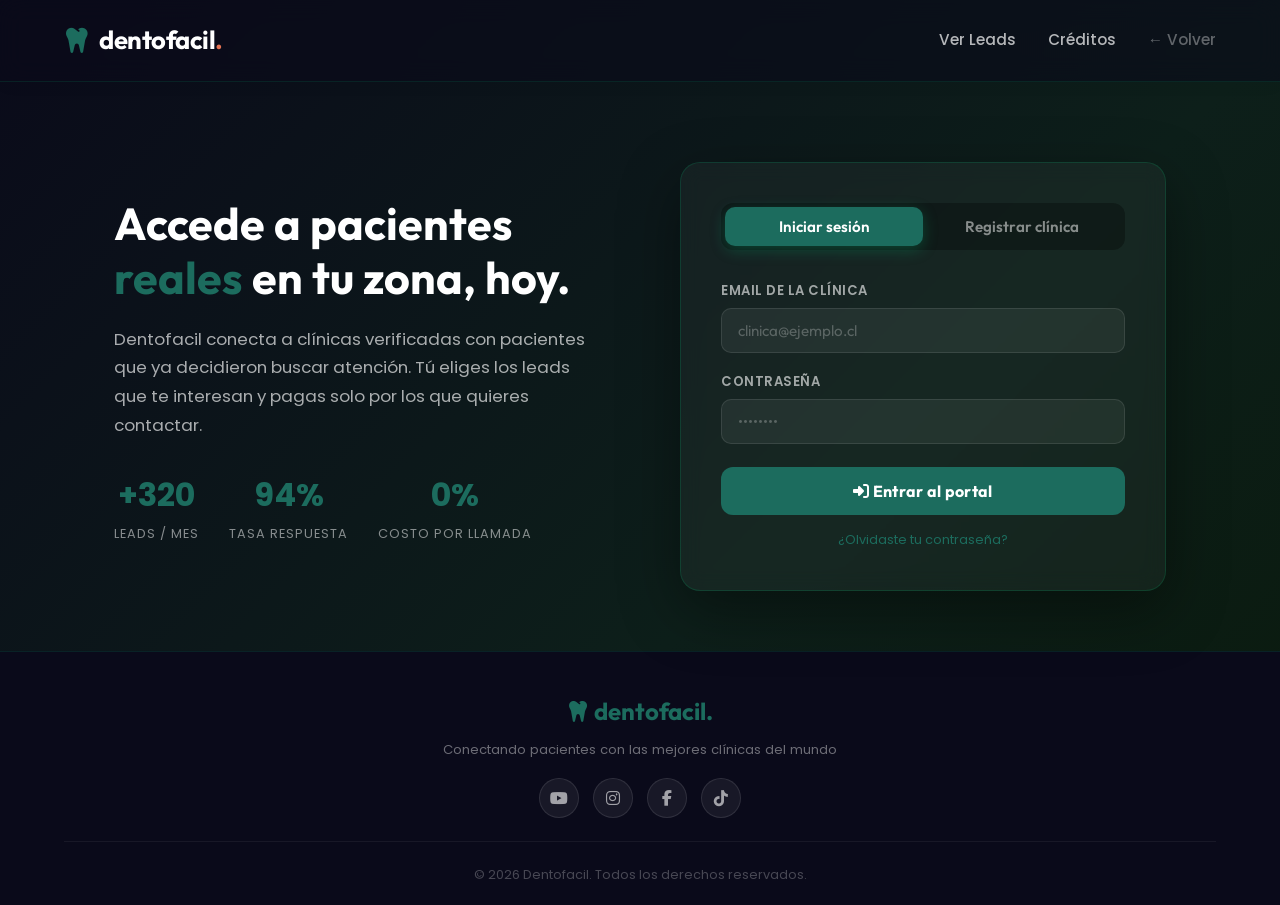
<file: clinicas_acceso.html>
<!DOCTYPE html>

<html lang="es">
<head>
<meta charset="utf-8"/>
<meta content="width=device-width, initial-scale=1.0" name="viewport"/>
<title data-i18n="clinicas_acceso_acceso_cl_nicas_dentofacil">Acceso Clínicas | Dentofacil</title>
<meta content="Portal exclusivo para clínicas dentales. Accede a leads de pacientes verificados en tu zona y haz crecer tu práctica." name="description"/>
<link href="https://fonts.googleapis.com" rel="preconnect"/>
<link crossorigin="" href="https://fonts.gstatic.com" rel="preconnect"/>
<link href="https://fonts.googleapis.com/css2?family=Outfit:wght@300;400;600;700&amp;family=Poppins:wght@400;500;600;700&amp;display=swap" rel="stylesheet"/>
<link href="https://cdnjs.cloudflare.com/ajax/libs/font-awesome/6.4.0/css/all.min.css" rel="stylesheet"/>
<link href="styles.css" rel="stylesheet"/>
<style>
        /* ── PAGE LAYOUT ── */
        .clinic-access-page {
            min-height: 100vh;
            background: linear-gradient(135deg, #0a0a1a 0%, #0d1f1a 60%, #0a1a0d 100%);
            display: flex;
            flex-direction: column;
        }

        .clinic-access-page .navbar {
            background: rgba(10, 10, 26, 0.6);
            backdrop-filter: blur(12px);
            border-bottom: 1px solid rgba(0, 168, 107, 0.15);
        }

        /* ── HERO ── */
        .access-hero {
            flex: 1;
            display: flex;
            align-items: center;
            padding: 80px 20px 60px;
        }

        .access-grid {
            display: grid;
            grid-template-columns: 1fr 1fr;
            gap: 80px;
            align-items: center;
            max-width: 1100px;
            margin: 0 auto;
            width: 100%;
        }

        /* ── LEFT: PITCH ── */
        .access-pitch h1 {
            font-size: 2.8rem;
            font-weight: 700;
            color: #fff;
            line-height: 1.2;
            margin-bottom: 20px;
        }

        .access-pitch h1 span {
            color: var(--color-primary);
        }

        .access-pitch p {
            color: rgba(255, 255, 255, 0.65);
            font-size: 1.05rem;
            line-height: 1.7;
            margin-bottom: 30px;
        }

        .stat-row {
            display: flex;
            gap: 30px;
            margin-bottom: 10px;
        }

        .stat-item {
            text-align: center;
        }

        .stat-item .stat-number {
            font-size: 2rem;
            font-weight: 700;
            color: var(--color-primary);
            display: block;
        }

        .stat-item .stat-label {
            font-size: 0.8rem;
            color: rgba(255, 255, 255, 0.5);
            text-transform: uppercase;
            letter-spacing: 1px;
        }

        /* ── RIGHT: AUTH CARD ── */
        .auth-card {
            background: rgba(255, 255, 255, 0.04);
            border: 1px solid rgba(0, 168, 107, 0.2);
            border-radius: 20px;
            padding: 40px;
            backdrop-filter: blur(10px);
            box-shadow: 0 20px 60px rgba(0, 0, 0, 0.4);
        }

        .auth-tabs {
            display: flex;
            gap: 0;
            margin-bottom: 30px;
            background: rgba(0, 0, 0, 0.3);
            border-radius: 12px;
            padding: 4px;
        }

        .auth-tab {
            flex: 1;
            padding: 10px;
            border: none;
            background: transparent;
            color: rgba(255, 255, 255, 0.5);
            font-family: 'Outfit', sans-serif;
            font-size: 0.95rem;
            font-weight: 600;
            cursor: pointer;
            border-radius: 10px;
            transition: all 0.3s ease;
        }

        .auth-tab.active {
            background: var(--color-primary);
            color: white;
            box-shadow: 0 4px 15px rgba(0, 168, 107, 0.3);
        }

        .auth-panel {
            display: none;
        }

        .auth-panel.active {
            display: block;
        }

        /* Input groups */
        .form-group {
            margin-bottom: 18px;
        }

        .form-group label {
            display: block;
            font-size: 0.82rem;
            font-weight: 600;
            color: rgba(255, 255, 255, 0.6);
            margin-bottom: 7px;
            text-transform: uppercase;
            letter-spacing: 0.5px;
        }

        .form-input {
            width: 100%;
            padding: 12px 16px;
            background: rgba(255, 255, 255, 0.06);
            border: 1px solid rgba(255, 255, 255, 0.1);
            border-radius: 10px;
            color: #fff;
            font-family: 'Outfit', sans-serif;
            font-size: 0.95rem;
            transition: border-color 0.3s ease, background 0.3s ease;
            box-sizing: border-box;
        }

        .form-input:focus {
            outline: none;
            border-color: var(--color-primary);
            background: rgba(0, 168, 107, 0.06);
        }

        .form-input::placeholder {
            color: rgba(255, 255, 255, 0.25);
        }

        .form-input-row {
            display: grid;
            grid-template-columns: 1fr 1fr;
            gap: 12px;
        }

        .btn-auth {
            width: 100%;
            padding: 14px;
            background: var(--color-primary);
            color: white;
            border: none;
            border-radius: 12px;
            font-family: 'Outfit', sans-serif;
            font-size: 1rem;
            font-weight: 700;
            cursor: pointer;
            transition: all 0.3s ease;
            margin-top: 5px;
            letter-spacing: 0.3px;
        }

        .btn-auth:hover {
            background: var(--color-primary-dark, #009960);
            box-shadow: 0 8px 25px rgba(0, 168, 107, 0.4);
            transform: translateY(-1px);
        }

        .form-divider {
            text-align: center;
            color: rgba(255, 255, 255, 0.25);
            font-size: 0.85rem;
            margin: 15px 0;
            position: relative;
        }

        .form-divider::before,
        .form-divider::after {
            content: '';
            position: absolute;
            top: 50%;
            width: 40%;
            height: 1px;
            background: rgba(255, 255, 255, 0.1);
        }

        .form-divider::before {
            left: 0;
        }

        .form-divider::after {
            right: 0;
        }

        .form-note {
            text-align: center;
            font-size: 0.8rem;
            color: rgba(255, 255, 255, 0.3);
            margin-top: 15px;
        }

        .form-note a {
            color: var(--color-primary);
            text-decoration: none;
        }

        /* Lead info banner */
        .lead-info-banner {
            background: rgba(0, 168, 107, 0.1);
            border: 1px solid rgba(0, 168, 107, 0.25);
            border-radius: 10px;
            padding: 12px 15px;
            margin-bottom: 20px;
            font-size: 0.82rem;
            color: rgba(255, 255, 255, 0.65);
            display: flex;
            align-items: flex-start;
            gap: 10px;
        }

        .lead-info-banner i {
            color: var(--color-primary);
            margin-top: 2px;
            flex-shrink: 0;
        }

        /* ── RESPONSIVE ── */
        @media (max-width: 768px) {
            .access-grid {
                grid-template-columns: 1fr;
                gap: 40px;
            }

            .access-pitch h1 {
                font-size: 2rem;
            }

            .stat-row {
                justify-content: center;
            }
        }

        /* dark navbar override for this page */
        .navbar-dark .nav-item {
            color: rgba(255, 255, 255, 0.7);
        }

        .navbar-dark .nav-item:hover {
            color: #fff;
        }

        .navbar-dark .logo-text {
            color: #fff;
        }

        .navbar-dark .logo-icon {
            color: var(--color-primary);
        }

        .footer-dark {
            background: rgba(0, 0, 0, 0.4);
            border-top: 1px solid rgba(255, 255, 255, 0.05);
            padding: 25px 0;
            text-align: center;
            color: rgba(255, 255, 255, 0.3);
            font-size: 0.85rem;
        }

        .footer-dark .footer-logo {
            color: rgba(255, 255, 255, 0.5);
            margin-bottom: 5px;
        }
    </style>
</head>
<body class="clinic-access-page">
<header class="navbar navbar-dark">
<div class="container header-container">
<a class="logo" data-i18n="clinicas_acceso_dentofacil" href="index.html" style="text-decoration:none;">
<i class="fa-solid fa-tooth logo-icon"></i>
<span class="logo-text" data-i18n="clinicas_acceso_dentofacil">dentofacil<span class="logo-dot">.</span></span>
</a>
<nav class="nav-links">
<a class="nav-item" data-i18n="clinicas_acceso_ver_leads" href="clinicas_leads.html">Ver Leads</a>
<a class="nav-item" data-i18n="clinicas_acceso_cr_ditos" href="clinicas_creditos.html">Créditos</a>
<a class="nav-item" data-i18n="clinicas_acceso_volver" href="index.html" style="opacity:.5;">← Volver</a>
</nav>
</div>
</header>
<main class="access-hero">
<div class="access-grid container">
<!-- LEFT: PITCH -->
<div class="access-pitch">
<h1 data-i18n="clinicas_acceso_accede_a_pacientes_reales_en_t">Accede a pacientes <span data-i18n="clinicas_acceso_reales">reales</span> en tu zona, hoy.</h1>
<p data-i18n="clinicas_acceso_dentofacil_conecta_a_cl_nicas_">Dentofacil conecta a clínicas verificadas con pacientes que ya decidieron buscar atención. Tú eliges
                    los leads que te interesan y pagas solo por los que quieres contactar.</p>
<div class="stat-row">
<div class="stat-item">
<span class="stat-number">+320</span>
<span class="stat-label" data-i18n="clinicas_acceso_leads_mes">Leads / mes</span>
</div>
<div class="stat-item">
<span class="stat-number">94%</span>
<span class="stat-label" data-i18n="clinicas_acceso_tasa_respuesta">Tasa respuesta</span>
</div>
<div class="stat-item">
<span class="stat-number">0%</span>
<span class="stat-label" data-i18n="clinicas_acceso_costo_por_llamada">Costo por llamada</span>
</div>
</div>
</div>
<!-- RIGHT: AUTH CARD -->
<div class="auth-card">
<div class="auth-tabs">
<button class="auth-tab active" data-i18n="clinicas_acceso_iniciar_sesi_n" id="tab-login" onclick="switchTab('login')">Iniciar sesión</button>
<button class="auth-tab" data-i18n="clinicas_acceso_registrar_cl_nica" id="tab-register" onclick="switchTab('register')">Registrar
                        clínica</button>
</div>
<!-- LOGIN PANEL -->
<div class="auth-panel active" id="panel-login">
<div class="form-group">
<label data-i18n="clinicas_acceso_email_de_la_cl_nica">Email de la clínica</label>
<input class="form-input" data-i18n="clinicas_acceso_clinica_ejemplo_cl" id="login-email" placeholder="clinica@ejemplo.cl" type="email"/>
</div>
<div class="form-group">
<label data-i18n="clinicas_acceso_contrase_a">Contraseña</label>
<input class="form-input" id="login-pass" placeholder="••••••••" type="password"/>
</div>
<button class="btn-auth" data-i18n="clinicas_acceso_entrar_al_portal" onclick="handleLogin()">
<i class="fa-solid fa-right-to-bracket"></i> Entrar al portal
                    </button>
<p class="form-note"><a data-i18n="clinicas_acceso_olvidaste_tu_contrase_a" href="#">¿Olvidaste tu contraseña?</a></p>
</div>
<!-- REGISTER PANEL -->
<div class="auth-panel" id="panel-register">
<div class="lead-info-banner">
<i class="fa-solid fa-circle-info"></i>
<span data-i18n="clinicas_acceso_tus_datos_deben_coincidir_con_">Tus datos deben coincidir con los que aparecen en el directorio de clínicas para los
                            pacientes.</span>
</div>
<div class="form-input-row">
<div class="form-group">
<label data-i18n="clinicas_acceso_nombre_cl_nica">Nombre clínica</label>
<input class="form-input" data-i18n="clinicas_acceso_ej_cl_nica_dental_sur" id="reg-nombre" placeholder="Ej: Clínica Dental Sur" type="text"/>
</div>
<div class="form-group">
<label data-i18n="clinicas_acceso_rut_num_registro">RUT / Num. Registro</label>
<input class="form-input" id="reg-rut" placeholder="12.345.678-9" type="text"/>
</div>
</div>
<div class="form-input-row">
<div class="form-group">
<label data-i18n="clinicas_acceso_pa_s">País</label>
<input class="form-input" data-i18n="clinicas_acceso_ej_chile_m_xico" id="reg-pais" placeholder="Ej: Chile, México" type="text"/>
</div>
<div class="form-group">
<label data-i18n="clinicas_acceso_regi_n_ciudad">Región / Ciudad</label>
<input class="form-input" data-i18n="clinicas_acceso_ej_rm_santiago" id="reg-region" placeholder="Ej: RM / Santiago" type="text"/>
</div>
</div>
<div class="form-group">
<label data-i18n="clinicas_acceso_direcci_n">Dirección</label>
<input class="form-input" data-i18n="clinicas_acceso_ej_av_apoquindo_4501_las" id="reg-direccion" placeholder="Ej: Av. Apoquindo 4501, Las Condes" type="text"/>
</div>
<div class="form-group">
<label data-i18n="clinicas_acceso_link_logo_opcional_formato_jpg">Link Logo (Opcional - Formato JPG/PNG)</label>
<input class="form-input" data-i18n="clinicas_acceso_https_tu_sitio_com_logo" id="reg-logo" placeholder="https://tu-sitio.com/logo.png" type="url"/>
</div>
<div class="form-input-row">
<div class="form-group">
<label data-i18n="clinicas_acceso_email_de_contacto">Email de contacto</label>
<input class="form-input" data-i18n="clinicas_acceso_admin_clinica_cl" id="reg-email" placeholder="admin@clinica.cl" type="email"/>
</div>
<div class="form-group">
<label data-i18n="clinicas_acceso_n_mero_whatsapp">Número WhatsApp</label>
<input class="form-input" data-i18n="clinicas_acceso_56_9_xxxx_xxxx" id="reg-telefono" placeholder="+56 9 XXXX XXXX" type="tel"/>
</div>
</div>
<button class="btn-auth" data-i18n="clinicas_acceso_crear_cuenta_de_cl_nica" onclick="handleRegister()">
<i class="fa-solid fa-building-circle-check"></i> Crear cuenta de clínica
                    </button>
<p class="form-note">Al registrarte aceptas los <a data-i18n="clinicas_acceso_t_rminos_de_servicio" href="#">Términos de Servicio</a> y la <a data-i18n="clinicas_acceso_pol_tica_de_privacidad" href="#">Política de Privacidad</a>.</p>
</div>
</div>
</div>
</main>
<footer>
<div class="container footer-inner">
<div class="footer-logo"><i class="fa-solid fa-tooth"></i> dentofacil.</div>
<p class="footer-tagline" data-i18n="clinicas_acceso_conectando_pacientes_con_las_m">Conectando pacientes con las mejores clínicas del mundo</p>
<div class="footer-socials">
<a href="#" target="_blank" title="YouTube"><i class="fa-brands fa-youtube"></i></a>
<a href="#" target="_blank" title="Instagram"><i class="fa-brands fa-instagram"></i></a>
<a href="#" target="_blank" title="Facebook"><i class="fa-brands fa-facebook-f"></i></a>
<a href="#" target="_blank" title="TikTok"><i class="fa-brands fa-tiktok"></i></a>
</div>
<div class="footer-divider"></div>
<p data-i18n="clinicas_acceso_2026_dentofacil_todos_los_dere">© <span class="current-year">2026</span> Dentofacil. Todos los derechos reservados.</p>
<script>document.querySelectorAll('.current-year').forEach(el => el.textContent = new Date().getFullYear());</script>
</div>
</footer>
<script>
        function switchTab(tab) {
            document.getElementById('tab-login').classList.toggle('active', tab === 'login');
            document.getElementById('tab-register').classList.toggle('active', tab === 'register');
            document.getElementById('panel-login').classList.toggle('active', tab === 'login');
            document.getElementById('panel-register').classList.toggle('active', tab === 'register');
        }

        function handleLogin() {
            const email = document.getElementById('login-email').value.trim();
            const pass = document.getElementById('login-pass').value.trim();
            if (!email || !pass) {
                alert('Por favor completa todos los campos.');
                return;
            }
            // Placeholder: redirect to leads page after login
            window.location.href = 'clinicas_leads.html';
        }

        function handleRegister() {
            const btn = document.querySelector('#panel-register .btn-auth');
            const originalText = btn.innerHTML;

            const nombre = document.getElementById('reg-nombre').value.trim();
            const rut = document.getElementById('reg-rut').value.trim();
            const pais = document.getElementById('reg-pais').value.trim();
            const region = document.getElementById('reg-region').value.trim();
            const direccion = document.getElementById('reg-direccion').value.trim();
            const email = document.getElementById('reg-email').value.trim();
            const telefono = document.getElementById('reg-telefono').value.trim();
            const logo = document.getElementById('reg-logo').value.trim();

            if (!nombre || !rut || !pais || !email) {
                alert('Por favor completa los campos principales (Nombre, Registro, País, Email).');
                return;
            }

            // UI Feedback
            btn.innerHTML = '<i class="fa-solid fa-spinner fa-spin"></i> Registrando Clínica...';
            btn.disabled = true;

            // Form Ninja 2 (Registro Clínicas B2B)
            const FORM_URL = "https://docs.google.com/forms/d/e/1FAIpQLScQlGAaQVD_ZHY0nbRU85N9voENaaLnTvRxFeb9zgx6CYSTcQ/formResponse";

            const formData = new URLSearchParams();
            formData.append("entry.1687500219", nombre || '-');
            formData.append("entry.537063971", rut || '-');
            formData.append("entry.1729420992", pais || '-');
            formData.append("entry.593615378", region || '-');
            formData.append("entry.972616313", direccion || '-');
            formData.append("entry.1766753241", email || '-');
            formData.append("entry.2006387742", telefono || '-');
            formData.append("entry.741755655", logo || '-');

            fetch(FORM_URL, {
                method: 'POST',
                mode: 'no-cors',
                body: formData
            }).then(() => {
                alert(`¡Bienvenido a la red global Dentofacil, ${nombre}! Tu cuenta B2B ha sido validada.`);
                window.location.href = 'clinicas_leads.html';
            }).catch(err => {
                console.error("Ninja Error: ", err);
                alert("Error de conexión con el Bunker API al registrar.");
                btn.innerHTML = originalText;
                btn.disabled = false;
            });
        }
    </script>
</body>
</html>
</file>
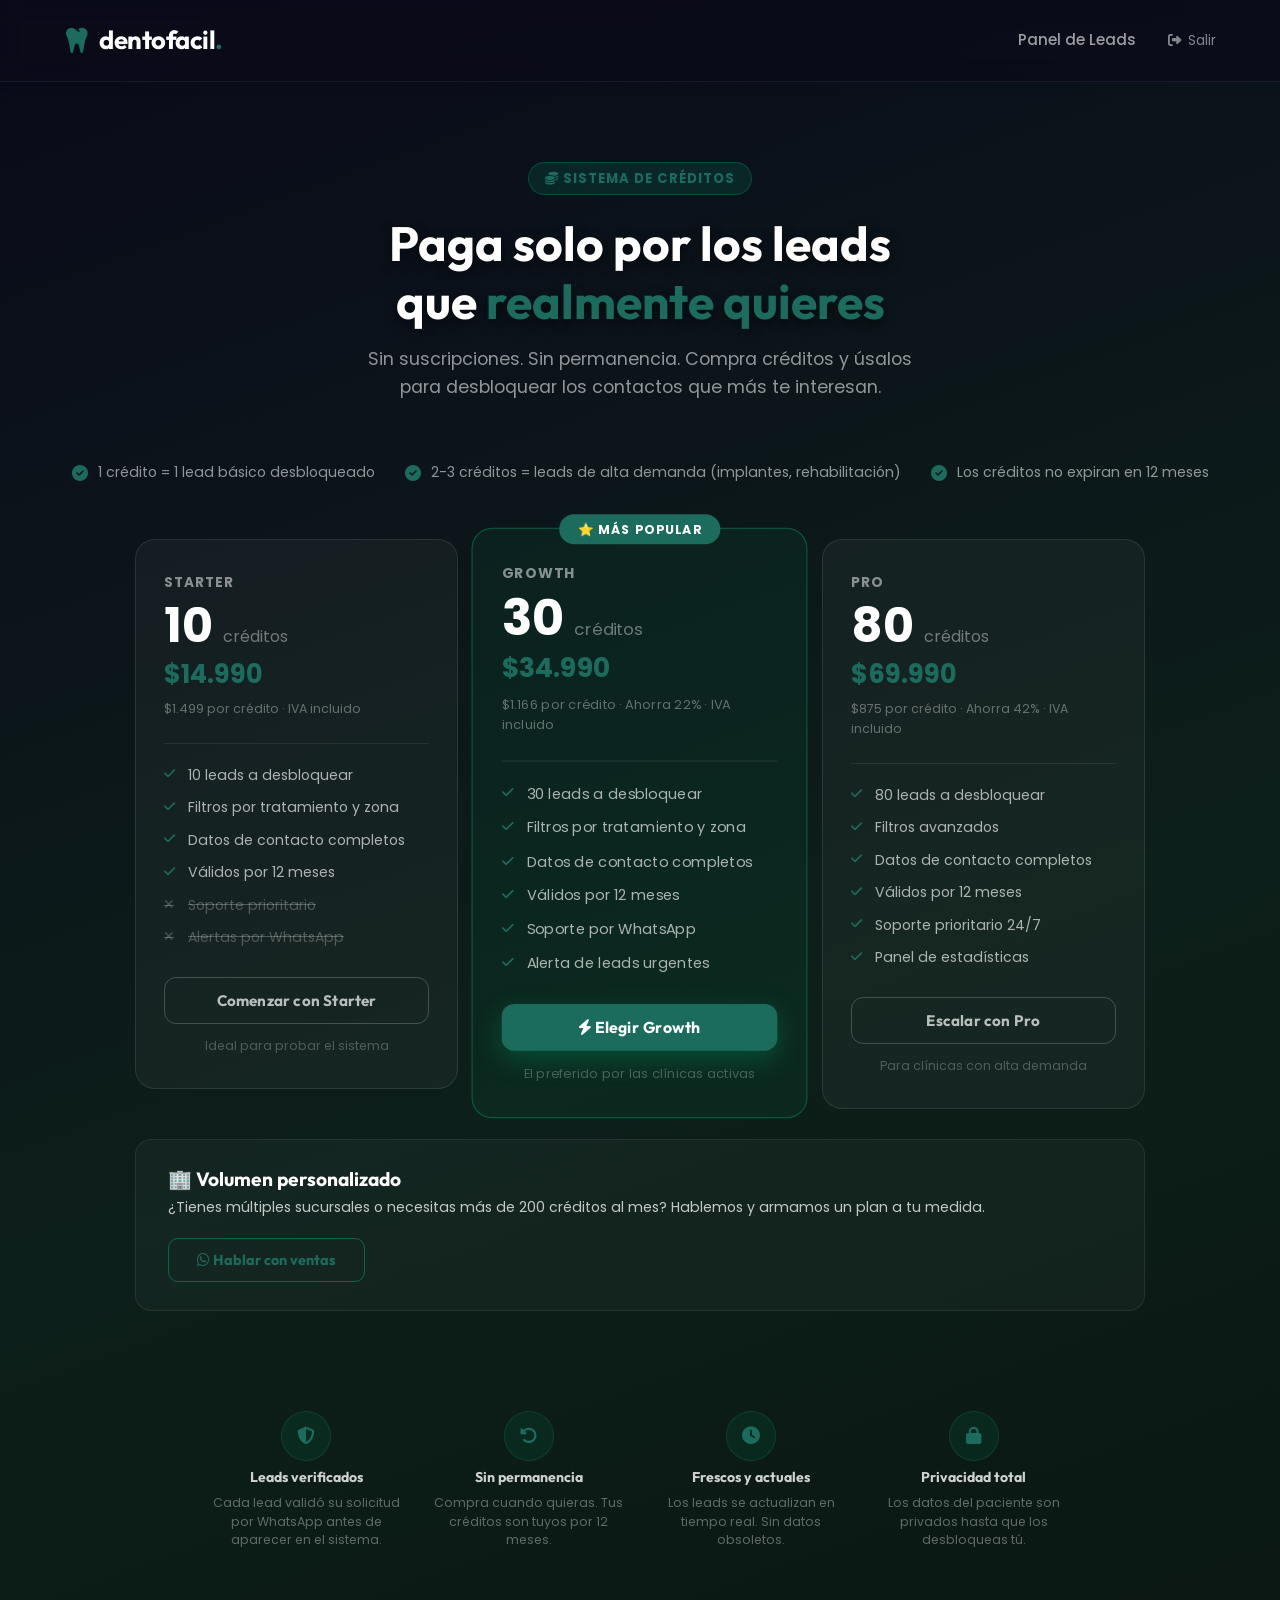
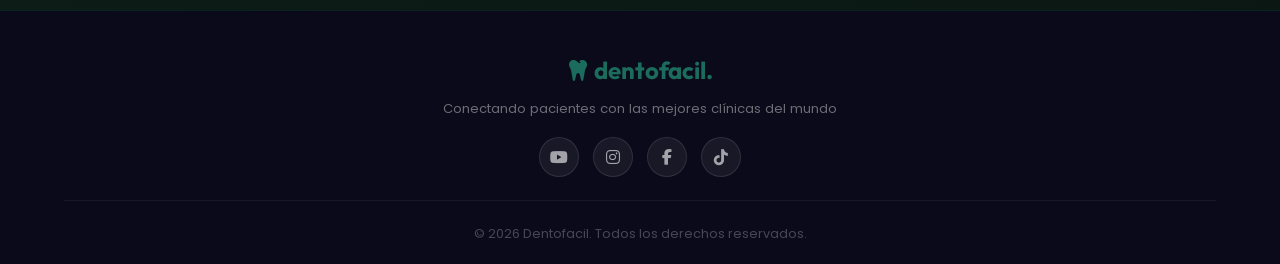
<file: clinicas_creditos.html>
<!DOCTYPE html>

<html lang="es">
<head>
<meta charset="utf-8"/>
<meta content="width=device-width, initial-scale=1.0" name="viewport"/>
<title data-i18n="clinicas_creditos_paquetes_de_cr_ditos_dentofaci">Paquetes de Créditos | Dentofacil Clínicas</title>
<meta content="Compra créditos para desbloquear leads de pacientes en Dentofacil. Elige el paquete que mejor se adapte a tu clínica." name="description"/>
<link href="https://fonts.googleapis.com" rel="preconnect"/>
<link crossorigin="" href="https://fonts.gstatic.com" rel="preconnect"/>
<link href="https://fonts.googleapis.com/css2?family=Outfit:wght@300;400;600;700&amp;family=Poppins:wght@400;500;600;700&amp;display=swap" rel="stylesheet"/>
<link href="https://cdnjs.cloudflare.com/ajax/libs/font-awesome/6.4.0/css/all.min.css" rel="stylesheet"/>
<link href="styles.css" rel="stylesheet"/>
<style>
        body {
            background: linear-gradient(160deg, #0a0a1a 0%, #0d1f1a 55%, #0a1510 100%);
            min-height: 100vh;
            color: #fff;
        }

        /* ── NAVBAR ── */
        .clinic-navbar-dark {
            background: rgba(10, 10, 26, 0.7);
            backdrop-filter: blur(12px);
            border-bottom: 1px solid rgba(255, 255, 255, 0.06);
        }

        .clinic-navbar-dark .logo-text {
            color: #fff;
        }

        .clinic-navbar-dark .logo-icon {
            color: var(--color-primary);
        }

        .clinic-navbar-dark .nav-item {
            color: rgba(255, 255, 255, 0.6);
        }

        .clinic-navbar-dark .nav-item:hover {
            color: #fff;
        }

        .back-link {
            color: rgba(255, 255, 255, 0.5);
            font-size: 0.85rem;
            text-decoration: none;
            display: flex;
            align-items: center;
            gap: 6px;
            transition: color 0.2s;
        }

        .back-link:hover {
            color: #fff;
        }

        /* ── PAGE HEADER ── */
        .credits-hero {
            text-align: center;
            padding: 80px 20px 50px;
        }

        .credits-hero .page-eyebrow {
            display: inline-block;
            background: rgba(0, 168, 107, 0.15);
            color: var(--color-primary);
            border: 1px solid rgba(0, 168, 107, 0.3);
            padding: 5px 16px;
            border-radius: 50px;
            font-size: 0.82rem;
            font-weight: 700;
            text-transform: uppercase;
            letter-spacing: 1px;
            margin-bottom: 20px;
        }

        .credits-hero h1 {
            font-size: 3rem;
            font-weight: 700;
            line-height: 1.2;
            margin-bottom: 15px;
            color: #ffffff;
            text-shadow: 0 4px 12px rgba(0, 0, 0, 0.5);
        }

        .credits-hero h1 span {
            color: var(--color-primary);
        }

        .credits-hero p {
            color: rgba(255, 255, 255, 0.55);
            font-size: 1.1rem;
            max-width: 560px;
            margin: 0 auto 10px;
        }

        /* ── HOW CREDITS WORK ── */
        .credit-explainer {
            display: flex;
            justify-content: center;
            gap: 30px;
            flex-wrap: wrap;
            margin-bottom: 55px;
            padding: 0 20px;
        }

        .credit-explain-item {
            display: flex;
            align-items: center;
            gap: 10px;
            font-size: 0.88rem;
            color: rgba(255, 255, 255, 0.55);
        }

        .credit-explain-item i {
            color: var(--color-primary);
            font-size: 1rem;
        }

        /* ── PRICING CARDS ── */
        .pricing-section {
            max-width: 1050px;
            margin: 0 auto;
            padding: 0 20px 80px;
        }

        .pricing-grid {
            display: grid;
            grid-template-columns: repeat(3, 1fr);
            gap: 20px;
            align-items: start;
        }

        .pricing-card {
            background: rgba(255, 255, 255, 0.04);
            border: 1px solid rgba(255, 255, 255, 0.09);
            border-radius: 20px;
            padding: 32px 28px;
            position: relative;
            transition: all 0.3s ease;
        }

        .pricing-card:hover {
            transform: translateY(-4px);
            border-color: rgba(0, 168, 107, 0.4);
            box-shadow: 0 20px 50px rgba(0, 0, 0, 0.5);
        }

        /* POPULAR / RECOMMENDED */
        .pricing-card.popular {
            background: rgba(0, 168, 107, 0.08);
            border-color: rgba(0, 168, 107, 0.45);
            transform: scale(1.04);
        }

        .pricing-card.popular:hover {
            transform: scale(1.04) translateY(-4px);
        }

        .popular-badge {
            position: absolute;
            top: -14px;
            left: 50%;
            transform: translateX(-50%);
            background: var(--color-primary);
            color: #fff;
            font-size: 0.75rem;
            font-weight: 700;
            text-transform: uppercase;
            letter-spacing: 0.8px;
            padding: 5px 18px;
            border-radius: 50px;
            white-space: nowrap;
        }

        .plan-name {
            font-size: 0.85rem;
            font-weight: 700;
            color: rgba(255, 255, 255, 0.5);
            text-transform: uppercase;
            letter-spacing: 1px;
            margin-bottom: 8px;
        }

        .plan-credits {
            font-size: 3rem;
            font-weight: 700;
            color: #fff;
            line-height: 1;
            margin-bottom: 4px;
        }

        .plan-credits span {
            font-size: 1rem;
            color: rgba(255, 255, 255, 0.4);
            font-weight: 400;
        }

        .plan-price {
            font-size: 1.6rem;
            font-weight: 700;
            color: var(--color-primary);
            margin-bottom: 4px;
        }

        .plan-price-note {
            font-size: 0.78rem;
            color: rgba(255, 255, 255, 0.35);
            margin-bottom: 24px;
        }

        .plan-divider {
            border: none;
            border-top: 1px solid rgba(255, 255, 255, 0.08);
            margin: 20px 0;
        }

        .plan-features {
            list-style: none;
            padding: 0;
            margin: 0 0 28px;
            display: flex;
            flex-direction: column;
            gap: 10px;
        }

        .plan-features li {
            display: flex;
            align-items: center;
            gap: 10px;
            font-size: 0.88rem;
            color: rgba(255, 255, 255, 0.65);
        }

        .plan-features li i {
            color: var(--color-primary);
            font-size: 0.8rem;
            width: 14px;
            flex-shrink: 0;
        }

        .plan-features li.strikethrough {
            color: rgba(255, 255, 255, 0.25);
            text-decoration: line-through;
        }

        .plan-features li.strikethrough i {
            color: rgba(255, 255, 255, 0.2);
        }

        /* CTA button */
        .btn-plan {
            width: 100%;
            padding: 13px;
            border: none;
            border-radius: 12px;
            font-family: 'Outfit', sans-serif;
            font-size: 0.95rem;
            font-weight: 700;
            cursor: pointer;
            transition: all 0.25s ease;
            letter-spacing: 0.2px;
        }

        .btn-plan-outline {
            background: transparent;
            border: 1.5px solid rgba(255, 255, 255, 0.2);
            color: rgba(255, 255, 255, 0.7);
        }

        .btn-plan-outline:hover {
            border-color: var(--color-primary);
            color: var(--color-primary);
        }

        .btn-plan-primary {
            background: var(--color-primary);
            color: #fff;
            box-shadow: 0 8px 25px rgba(0, 168, 107, 0.3);
        }

        .btn-plan-primary:hover {
            background: #009960;
            box-shadow: 0 12px 30px rgba(0, 168, 107, 0.5);
            transform: translateY(-1px);
        }

        /* per-credit note */
        .per-credit-note {
            text-align: center;
            font-size: 0.78rem;
            color: rgba(255, 255, 255, 0.25);
            margin-top: 12px;
        }

        /* ── ENTERPRISE CARD ── */
        .enterprise-card {
            background: rgba(255, 255, 255, 0.03);
            border: 1px solid rgba(255, 255, 255, 0.08);
            border-radius: 16px;
            padding: 28px 32px;
            display: flex;
            justify-content: space-between;
            align-items: center;
            gap: 20px;
            flex-wrap: wrap;
            margin-top: 30px;
        }

        .enterprise-card h3 {
            font-size: 1.2rem;
            margin-bottom: 5px;
            color: #ffffff;
        }

        .enterprise-card p {
            font-size: 0.88rem;
            color: rgba(255, 255, 255, 0.75);
        }

        .btn-enterprise {
            padding: 12px 28px;
            background: transparent;
            border: 1.5px solid rgba(0, 168, 107, 0.5);
            color: var(--color-primary);
            border-radius: 10px;
            font-family: 'Outfit', sans-serif;
            font-weight: 700;
            cursor: pointer;
            font-size: 0.9rem;
            transition: all 0.25s ease;
            white-space: nowrap;
        }

        .btn-enterprise:hover {
            background: rgba(0, 168, 107, 0.1);
        }

        /* ── FAQ / GUARANTEES ── */
        .credits-guarantee {
            display: flex;
            flex-wrap: wrap;
            justify-content: center;
            gap: 30px;
            padding: 0 20px 60px;
            max-width: 900px;
            margin: 20px auto 0;
        }

        .guarantee-item {
            display: flex;
            flex-direction: column;
            align-items: center;
            text-align: center;
            gap: 8px;
            flex: 1;
            min-width: 160px;
        }

        .guarantee-icon {
            width: 50px;
            height: 50px;
            border-radius: 50%;
            background: rgba(0, 168, 107, 0.1);
            border: 1px solid rgba(0, 168, 107, 0.2);
            display: flex;
            align-items: center;
            justify-content: center;
            font-size: 1.1rem;
            color: var(--color-primary);
        }

        .guarantee-item h4 {
            font-size: 0.88rem;
            font-weight: 700;
            color: rgba(255, 255, 255, 0.8);
        }

        .guarantee-item p {
            font-size: 0.78rem;
            color: rgba(255, 255, 255, 0.35);
            line-height: 1.5;
        }

        /* ── FOOTER ── */
        .footer-dark {
            background: rgba(0, 0, 0, 0.3);
            border-top: 1px solid rgba(255, 255, 255, 0.05);
            padding: 25px 0;
            text-align: center;
            color: rgba(255, 255, 255, 0.3);
            font-size: 0.85rem;
        }

        .footer-dark .footer-logo {
            color: rgba(255, 255, 255, 0.45);
            margin-bottom: 5px;
        }

        /* ── RESPONSIVE ── */
        @media (max-width: 800px) {
            .pricing-grid {
                grid-template-columns: 1fr;
            }

            .pricing-card.popular {
                transform: scale(1);
            }

            .pricing-card.popular:hover {
                transform: translateY(-4px);
            }

            .credits-hero h1 {
                font-size: 2.2rem;
            }
        }
    </style>
</head>
<body>
<header class="navbar clinic-navbar-dark">
<div class="container header-container">
<a class="logo" data-i18n="clinicas_creditos_dentofacil" href="index.html" style="text-decoration:none;">
<i class="fa-solid fa-tooth logo-icon"></i>
<span class="logo-text" data-i18n="clinicas_creditos_dentofacil">dentofacil<span class="logo-dot" style="color:var(--color-primary);">.</span></span>
</a>
<nav class="nav-links">
<a class="nav-item" data-i18n="clinicas_creditos_panel_de_leads" href="clinicas_leads.html">Panel de Leads</a>
<a class="back-link" data-i18n="clinicas_creditos_salir" href="clinicas_acceso.html">
<i class="fa-solid fa-right-from-bracket"></i> Salir
                </a>
</nav>
</div>
</header>
<!-- HERO -->
<section class="credits-hero">
<div class="page-eyebrow"><i class="fa-solid fa-coins"></i> Sistema de créditos</div>
<h1 data-i18n="clinicas_creditos_paga_solo_por_los_leads_que_re">Paga solo por los leads<br/>que <span data-i18n="clinicas_creditos_realmente_quieres">realmente quieres</span></h1>
<p data-i18n="clinicas_creditos_sin_suscripciones_sin_permanen">Sin suscripciones. Sin permanencia. Compra créditos y úsalos para desbloquear los contactos que más te
            interesan.</p>
</section>
<!-- HOW IT WORKS -->
<div class="credit-explainer">
<div class="credit-explain-item">
<i class="fa-solid fa-circle-check"></i>
<span data-i18n="clinicas_creditos_1_cr_dito_1_lead_b_sico_desblo">1 crédito = 1 lead básico desbloqueado</span>
</div>
<div class="credit-explain-item">
<i class="fa-solid fa-circle-check"></i>
<span data-i18n="clinicas_creditos_2_3_cr_ditos_leads_de_alta_dem">2-3 créditos = leads de alta demanda (implantes, rehabilitación)</span>
</div>
<div class="credit-explain-item">
<i class="fa-solid fa-circle-check"></i>
<span data-i18n="clinicas_creditos_los_cr_ditos_no_expiran_en_12_">Los créditos no expiran en 12 meses</span>
</div>
</div>
<!-- PRICING -->
<section class="pricing-section">
<div class="pricing-grid">
<!-- STARTER -->
<div class="pricing-card" id="plan-starter">
<div class="plan-name">Starter</div>
<div class="plan-credits">10 <span data-i18n="clinicas_creditos_cr_ditos">créditos</span></div>
<div class="plan-price" id="price-starter">$14.990</div>
<div class="plan-price-note" id="note-starter">$1.499 por crédito · IVA incluido</div>
<hr class="plan-divider"/>
<ul class="plan-features">
<li data-i18n="clinicas_creditos_10_leads_a_desbloquear"><i class="fa-solid fa-check"></i> 10 leads a desbloquear</li>
<li data-i18n="clinicas_creditos_filtros_por_tratamiento_y_zona"><i class="fa-solid fa-check"></i> Filtros por tratamiento y zona</li>
<li data-i18n="clinicas_creditos_datos_de_contacto_completos"><i class="fa-solid fa-check"></i> Datos de contacto completos</li>
<li data-i18n="clinicas_creditos_v_lidos_por_12_meses"><i class="fa-solid fa-check"></i> Válidos por 12 meses</li>
<li class="strikethrough" data-i18n="clinicas_creditos_soporte_prioritario"><i class="fa-solid fa-xmark"></i> Soporte prioritario</li>
<li class="strikethrough" data-i18n="clinicas_creditos_alertas_por_whatsapp"><i class="fa-solid fa-xmark"></i> Alertas por WhatsApp</li>
</ul>
<button class="btn-plan btn-plan-outline" data-i18n="clinicas_creditos_comenzar_con_starter" onclick="selectPlan('Starter', 14990)">
                    Comenzar con Starter
                </button>
<div class="per-credit-note">Ideal para probar el sistema</div>
</div>
<!-- GROWTH (POPULAR) -->
<div class="pricing-card popular" id="plan-growth">
<div class="popular-badge">⭐ Más popular</div>
<div class="plan-name">Growth</div>
<div class="plan-credits">30 <span data-i18n="clinicas_creditos_cr_ditos">créditos</span></div>
<div class="plan-price" id="price-growth">$34.990</div>
<div class="plan-price-note" id="note-growth">$1.166 por crédito · Ahorra 22% · IVA incluido</div>
<hr class="plan-divider"/>
<ul class="plan-features">
<li data-i18n="clinicas_creditos_30_leads_a_desbloquear"><i class="fa-solid fa-check"></i> 30 leads a desbloquear</li>
<li data-i18n="clinicas_creditos_filtros_por_tratamiento_y_zona"><i class="fa-solid fa-check"></i> Filtros por tratamiento y zona</li>
<li data-i18n="clinicas_creditos_datos_de_contacto_completos"><i class="fa-solid fa-check"></i> Datos de contacto completos</li>
<li data-i18n="clinicas_creditos_v_lidos_por_12_meses"><i class="fa-solid fa-check"></i> Válidos por 12 meses</li>
<li data-i18n="clinicas_creditos_soporte_por_whatsapp"><i class="fa-solid fa-check"></i> Soporte por WhatsApp</li>
<li data-i18n="clinicas_creditos_alerta_de_leads_urgentes"><i class="fa-solid fa-check"></i> Alerta de leads urgentes</li>
</ul>
<button class="btn-plan btn-plan-primary" data-i18n="clinicas_creditos_elegir_growth" onclick="openEnterpriseModal()">
<i class="fa-solid fa-bolt"></i> Elegir Growth
                </button>
<div class="per-credit-note">El preferido por las clínicas activas</div>
</div>
<!-- PRO -->
<div class="pricing-card" id="plan-pro">
<div class="plan-name">Pro</div>
<div class="plan-credits">80 <span data-i18n="clinicas_creditos_cr_ditos">créditos</span></div>
<div class="plan-price" id="price-pro">$69.990</div>
<div class="plan-price-note" id="note-pro">$875 por crédito · Ahorra 42% · IVA incluido</div>
<hr class="plan-divider"/>
<ul class="plan-features">
<li data-i18n="clinicas_creditos_80_leads_a_desbloquear"><i class="fa-solid fa-check"></i> 80 leads a desbloquear</li>
<li data-i18n="clinicas_creditos_filtros_avanzados"><i class="fa-solid fa-check"></i> Filtros avanzados</li>
<li data-i18n="clinicas_creditos_datos_de_contacto_completos"><i class="fa-solid fa-check"></i> Datos de contacto completos</li>
<li data-i18n="clinicas_creditos_v_lidos_por_12_meses"><i class="fa-solid fa-check"></i> Válidos por 12 meses</li>
<li data-i18n="clinicas_creditos_soporte_prioritario_24_7"><i class="fa-solid fa-check"></i> Soporte prioritario 24/7</li>
<li data-i18n="clinicas_creditos_panel_de_estad_sticas"><i class="fa-solid fa-check"></i> Panel de estadísticas</li>
</ul>
<button class="btn-plan btn-plan-outline" data-i18n="clinicas_creditos_escalar_con_pro" onclick="selectPlan('Pro', 69990)">
                    Escalar con Pro
                </button>
<div class="per-credit-note">Para clínicas con alta demanda</div>
</div>
</div>
<!-- ENTERPRISE CARD -->
<div class="enterprise-card">
<div>
<h3 data-i18n="clinicas_creditos_volumen_personalizado">🏢 Volumen personalizado</h3>
<p data-i18n="clinicas_creditos_tienes_m_ltiples_sucursales_o_">¿Tienes múltiples sucursales o necesitas más de 200 créditos al mes? Hablemos y armamos un plan a tu
                    medida.</p>
</div>
<button class="btn-enterprise" data-i18n="clinicas_creditos_hablar_con_ventas" onclick="contactEnterprise()">
<i class="fa-brands fa-whatsapp"></i> Hablar con ventas
            </button>
</div>
</section>
<!-- GUARANTEES -->
<div class="credits-guarantee">
<div class="guarantee-item">
<div class="guarantee-icon"><i class="fa-solid fa-shield-halved"></i></div>
<h4 data-i18n="clinicas_creditos_leads_verificados">Leads verificados</h4>
<p data-i18n="clinicas_creditos_cada_lead_valid_su_solicitud_p">Cada lead validó su solicitud por WhatsApp antes de aparecer en el sistema.</p>
</div>
<div class="guarantee-item">
<div class="guarantee-icon"><i class="fa-solid fa-rotate-left"></i></div>
<h4 data-i18n="clinicas_creditos_sin_permanencia">Sin permanencia</h4>
<p data-i18n="clinicas_creditos_compra_cuando_quieras_tus_cr_d">Compra cuando quieras. Tus créditos son tuyos por 12 meses.</p>
</div>
<div class="guarantee-item">
<div class="guarantee-icon"><i class="fa-solid fa-clock"></i></div>
<h4 data-i18n="clinicas_creditos_frescos_y_actuales">Frescos y actuales</h4>
<p data-i18n="clinicas_creditos_los_leads_se_actualizan_en_tie">Los leads se actualizan en tiempo real. Sin datos obsoletos.</p>
</div>
<div class="guarantee-item">
<div class="guarantee-icon"><i class="fa-solid fa-lock"></i></div>
<h4 data-i18n="clinicas_creditos_privacidad_total">Privacidad total</h4>
<p data-i18n="clinicas_creditos_los_datos_del_paciente_son_pri">Los datos del paciente son privados hasta que los desbloqueas tú.</p>
</div>
</div>
<footer>
<div class="container footer-inner">
<div class="footer-logo"><i class="fa-solid fa-tooth"></i> dentofacil.</div>
<p class="footer-tagline" data-i18n="clinicas_creditos_conectando_pacientes_con_las_m">Conectando pacientes con las mejores clínicas del mundo</p>
<div class="footer-socials">
<a href="#" target="_blank" title="YouTube"><i class="fa-brands fa-youtube"></i></a>
<a href="#" target="_blank" title="Instagram"><i class="fa-brands fa-instagram"></i></a>
<a href="#" target="_blank" title="Facebook"><i class="fa-brands fa-facebook-f"></i></a>
<a href="#" target="_blank" title="TikTok"><i class="fa-brands fa-tiktok"></i></a>
</div>
<div class="footer-divider"></div>
<p data-i18n="clinicas_creditos_2026_dentofacil_todos_los_dere">© <span class="current-year">2026</span> Dentofacil. Todos los derechos reservados.</p>
<script>document.querySelectorAll('.current-year').forEach(el => el.textContent = new Date().getFullYear());</script>
</div>
</footer>
<!-- MODAL ENTERPRISE (NINJA 3) -->
<div class="modal-overlay" id="modal-enterprise" style="display:none; position:fixed; top:0; left:0; width:100%; height:100%; background:rgba(0,0,0,0.8); z-index:9999; justify-content:center; align-items:center;">
<div class="modal-content" style="background:#0a0a1a; border: 1px solid var(--color-primary); border-radius:15px; padding:30px; width:90%; max-width:600px; max-height:90vh; overflow-y:auto;">
<h2 data-i18n="clinicas_creditos_solicitud_enterprise" style="color:white; margin-bottom:10px;"><i class="fa-solid fa-building-user"></i> Solicitud Enterprise
            </h2>
<p data-i18n="clinicas_creditos_para_vol_menes_mayores_a_200_l" style="color:rgba(255,255,255,0.7); margin-bottom:20px; font-size:0.9rem;">Para volúmenes mayores a 200
                leads, un ejecutivo se contactará con usted para estructurar un precio preferencial.</p>
<div style="display:grid; grid-template-columns:1fr 1fr; gap:15px; margin-bottom:15px;">
<input data-i18n="clinicas_creditos_nombre_cl_nica" id="ent-clinica" placeholder="Nombre Clínica..." style="width:100%; padding:10px; background:rgba(255,255,255,0.1); border:1px solid rgba(255,255,255,0.2); border-radius:8px; color:white;" type="text"/>
<input data-i18n="clinicas_creditos_rut_registro" id="ent-rut" placeholder="RUT / Registro..." style="width:100%; padding:10px; background:rgba(255,255,255,0.1); border:1px solid rgba(255,255,255,0.2); border-radius:8px; color:white;" type="text"/>
</div>
<div style="display:grid; grid-template-columns:1fr 1fr; gap:15px; margin-bottom:15px;">
<input data-i18n="clinicas_creditos_tu_nombre" id="ent-solicitante" placeholder="Tu Nombre..." style="width:100%; padding:10px; background:rgba(255,255,255,0.1); border:1px solid rgba(255,255,255,0.2); border-radius:8px; color:white;" type="text"/>
<input data-i18n="clinicas_creditos_cargo_ej_director" id="ent-cargo" placeholder="Cargo (Ej. Director)..." style="width:100%; padding:10px; background:rgba(255,255,255,0.1); border:1px solid rgba(255,255,255,0.2); border-radius:8px; color:white;" type="text"/>
</div>
<div style="display:grid; grid-template-columns:1fr 1fr; gap:15px; margin-bottom:15px;">
<input data-i18n="clinicas_creditos_pa_s" id="ent-pais" placeholder="País..." style="width:100%; padding:10px; background:rgba(255,255,255,0.1); border:1px solid rgba(255,255,255,0.2); border-radius:8px; color:white;" type="text"/>
<input data-i18n="clinicas_creditos_email_corporativo" id="ent-email" placeholder="Email Corporativo..." style="width:100%; padding:10px; background:rgba(255,255,255,0.1); border:1px solid rgba(255,255,255,0.2); border-radius:8px; color:white;" type="email"/>
</div>
<div style="display:grid; grid-template-columns:1fr 1fr; gap:15px; margin-bottom:20px;">
<input data-i18n="clinicas_creditos_whatsapp" id="ent-telefono" placeholder="WhatsApp..." style="width:100%; padding:10px; background:rgba(255,255,255,0.1); border:1px solid rgba(255,255,255,0.2); border-radius:8px; color:white;" type="tel"/>
<select id="ent-creditos" style="width:100%; padding:10px; background:rgba(255,255,255,0.1); border:1px solid rgba(255,255,255,0.2); border-radius:8px; color:white;">
<option disabled="" selected="" value="">Creditos Estimados...</option>
<option style="color:black" value="200-500">200 a 500 Leads</option>
<option style="color:black" value="500-1000">500 a 1000 Leads</option>
<option style="color:black" value="1000+">+1000 Leads (Nacional)</option>
</select>
</div>
<div style="display:flex; gap:15px;">
<button data-i18n="clinicas_creditos_cancelar" onclick="document.getElementById('modal-enterprise').style.display='none'" style="flex:1; padding:12px; background:transparent; border:1px solid rgba(255,255,255,0.3); color:white; border-radius:8px; cursor:pointer;">Cancelar</button>
<button data-i18n="clinicas_creditos_enviar_solicitud_privada" id="btn-submit-enterprise" onclick="submitEnterprise()" style="flex:2; padding:12px; background:var(--color-primary); border:none; color:white; font-weight:bold; border-radius:8px; cursor:pointer;">Enviar
                    Solicitud Privada</button>
</div>
</div>
</div>
<script>
        // Precios base consolidados en CLP
        const basePrices = {
            starter: { total: 14990, perCredit: 1499 },
            growth: { total: 34990, perCredit: 1166 },
            pro: { total: 69990, perCredit: 875 }
        };

        let currentCurrency = 'CLP';
        let currentRate = 1;

        function selectPlan(planName, amountCLP) {
            const finalPrice = amountCLP * currentRate;
            const formatted = new Intl.NumberFormat('es-CL', { style: 'currency', currency: currentCurrency }).format(finalPrice);
            alert(`Plan ${planName} seleccionado.\nPrecio en ${currentCurrency}: ${formatted}.\n\nEn la versión productiva aquí se iniciará el flujo de pago con Stripe.`);
        }

        // Lógica de detección de País mediante IP
        document.addEventListener("DOMContentLoaded", () => {
            fetch('https://ipapi.co/json/')
                .then(res => res.json())
                .then(geoData => {
                    const country = geoData.country_code;
                    const currency = geoData.currency;

                    if (currency && currency !== 'CLP') {
                        // Si el usuario no es de Chile, buscamos el tipo de cambio
                        // Usamos open.er-api.com porque Frankfurter no soporta CLP nativamente
                        fetch('https://open.er-api.com/v6/latest/CLP')
                            .then(r => r.json())
                            .then(data => {
                                if (data.rates && data.rates[currency]) {
                                    currentCurrency = currency;
                                    currentRate = data.rates[currency];
                                    updatePricesInDOM();
                                }
                            });
                    }
                })
                .catch(err => console.error("Error detectando IP:", err));
        });

        function updatePricesInDOM() {
            // Formateador dinámico basado en la moneda visitante
            const formatter = new Intl.NumberFormat('es-CL', { style: 'currency', currency: currentCurrency });

            // Starter
            document.getElementById('price-starter').innerText = formatter.format(basePrices.starter.total * currentRate);
            document.getElementById('note-starter').innerText = `${formatter.format(basePrices.starter.perCredit * currentRate)} por crédito · Impuestos incluidos`;

            // Growth
            document.getElementById('price-growth').innerText = formatter.format(basePrices.growth.total * currentRate);
            document.getElementById('note-growth').innerText = `${formatter.format(basePrices.growth.perCredit * currentRate)} por crédito · Ahorra 22%`;

            // Pro
            document.getElementById('price-pro').innerText = formatter.format(basePrices.pro.total * currentRate);
            document.getElementById('note-pro').innerText = `${formatter.format(basePrices.pro.perCredit * currentRate)} por crédito · Ahorra 42%`;
        }
    </script>
</body>
</html>
</file>
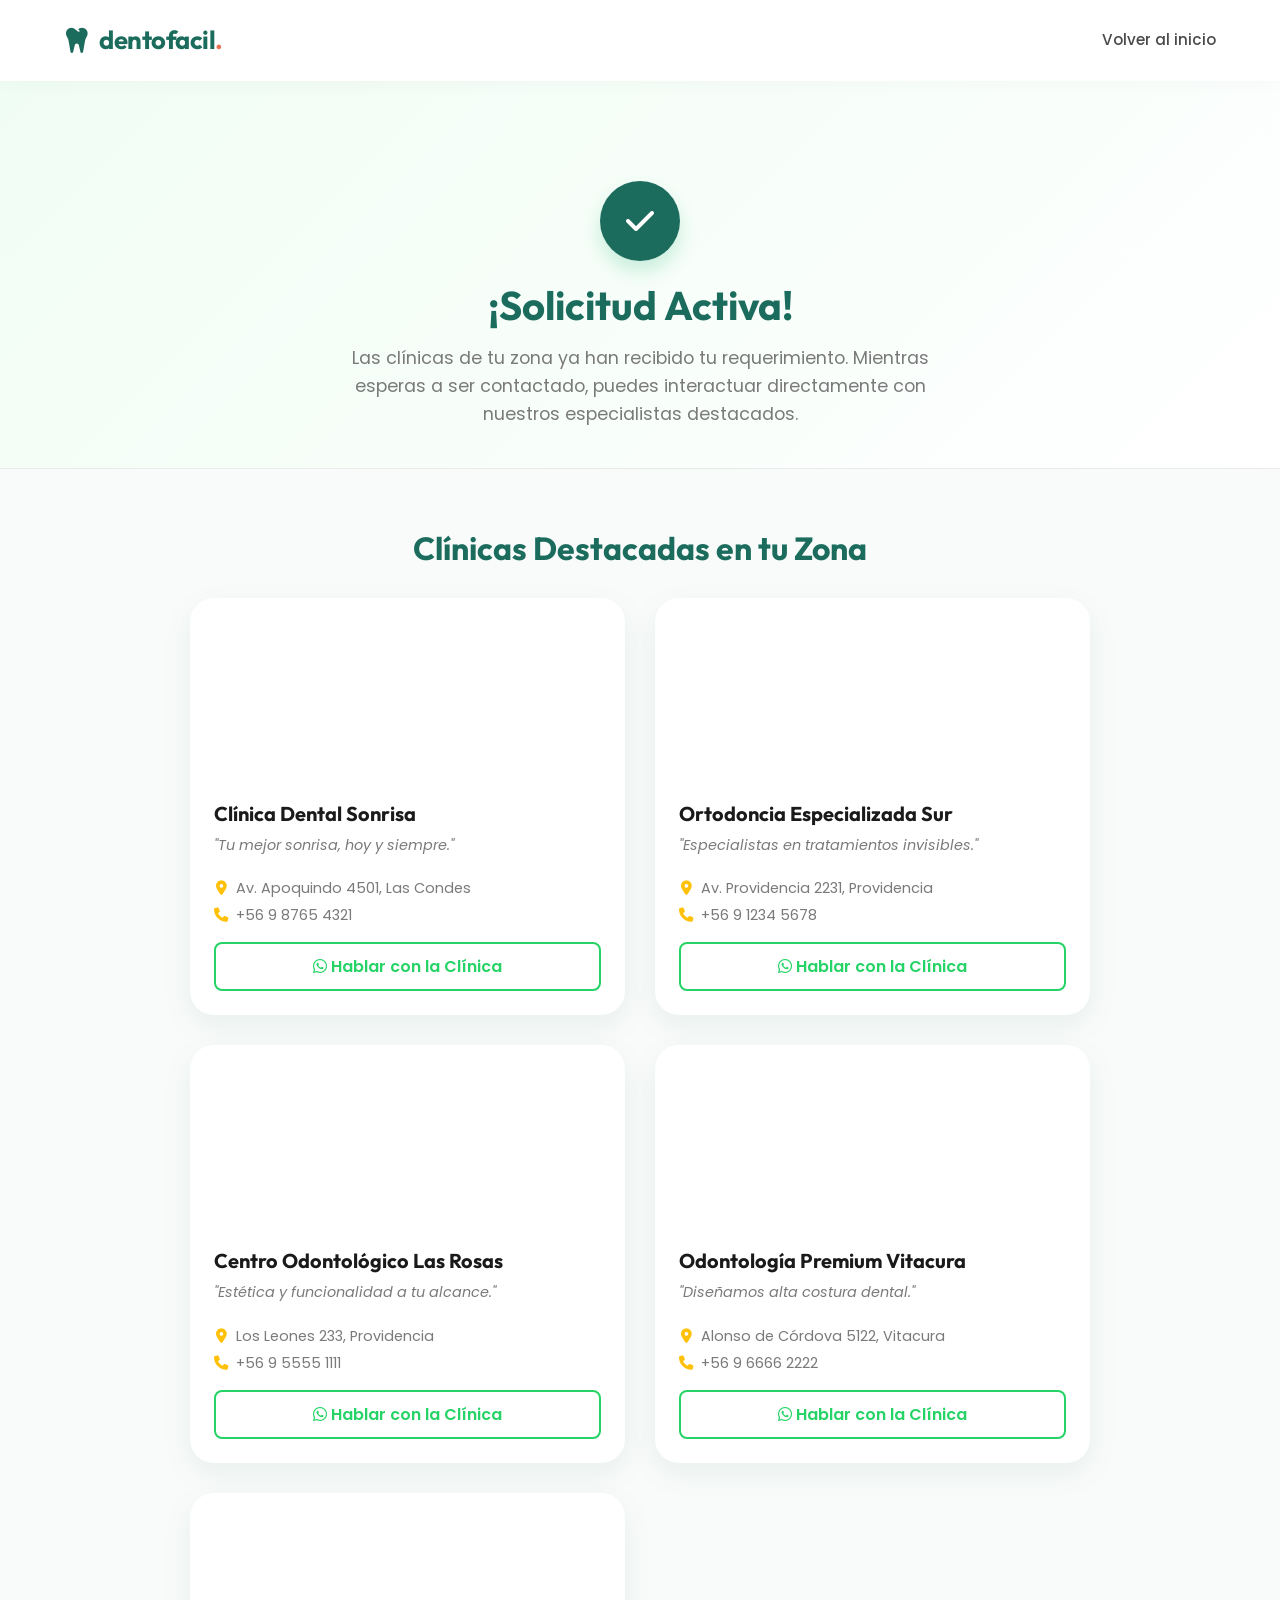
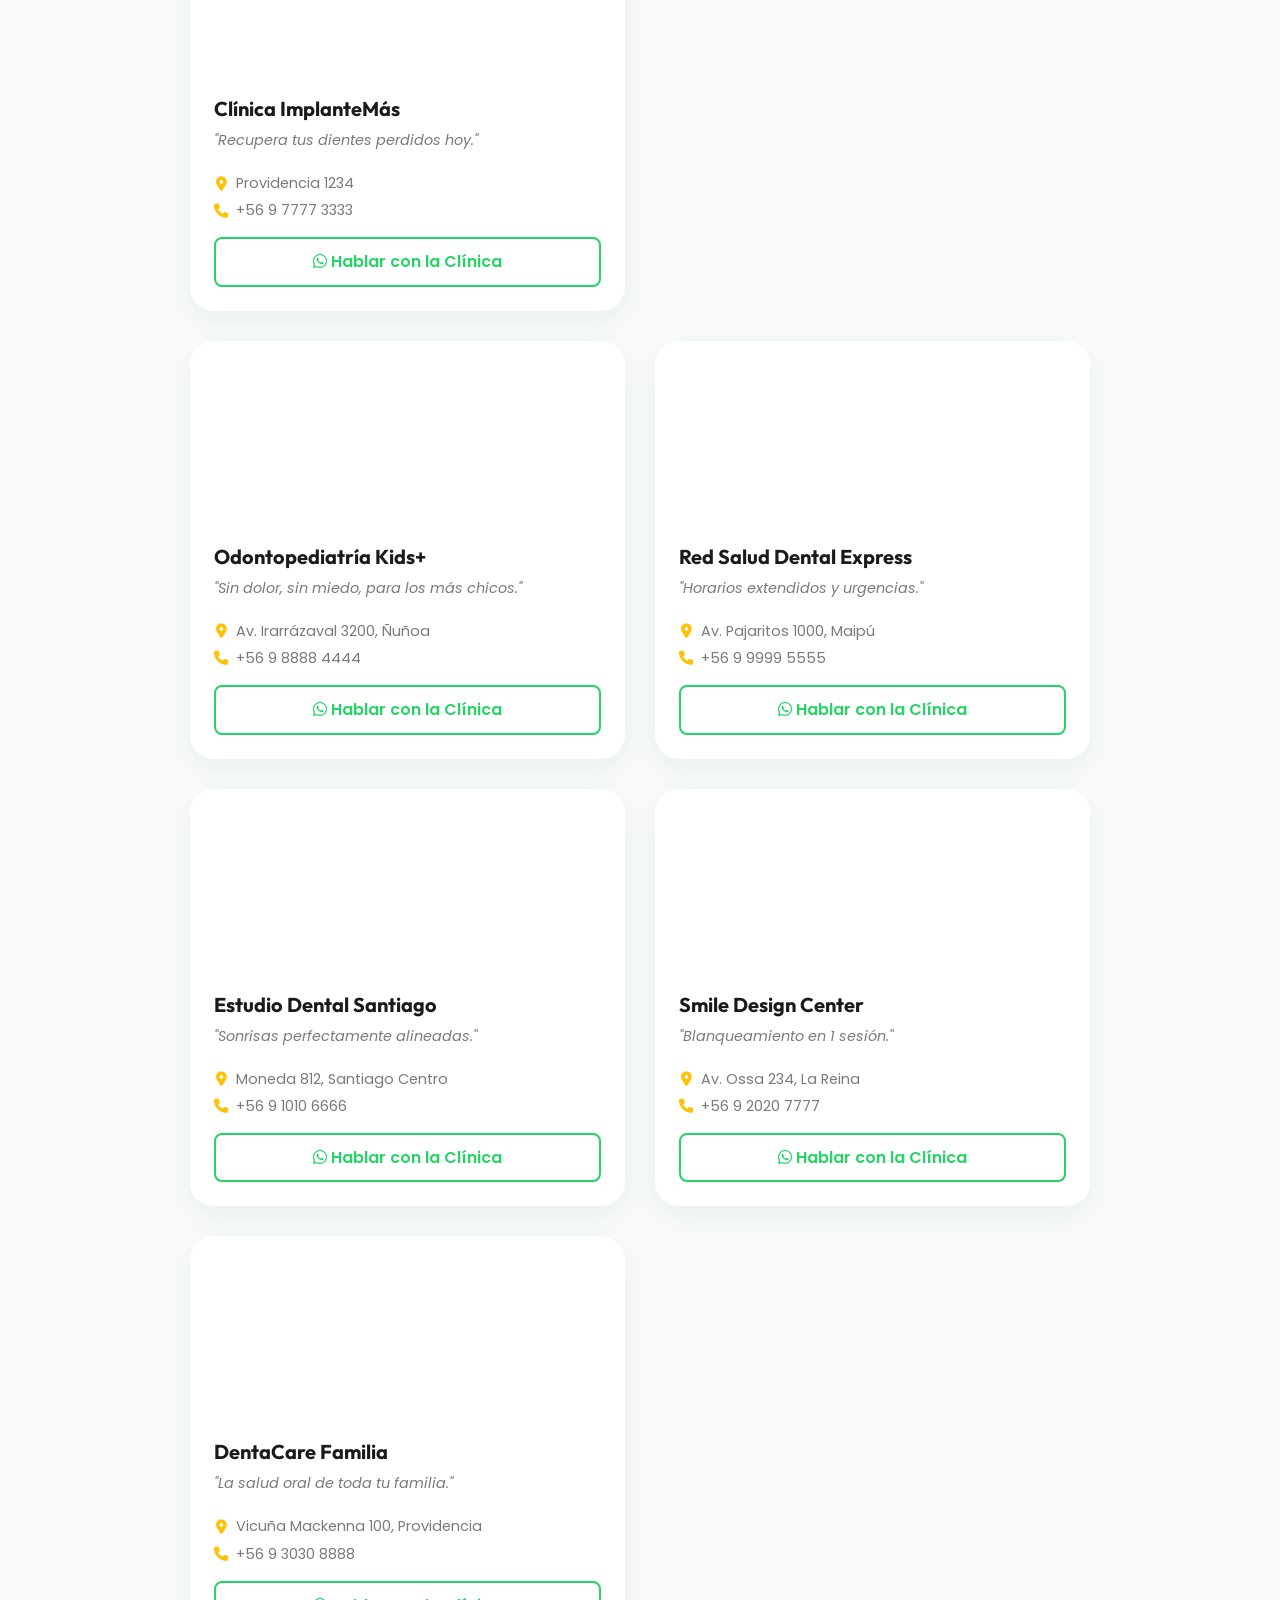
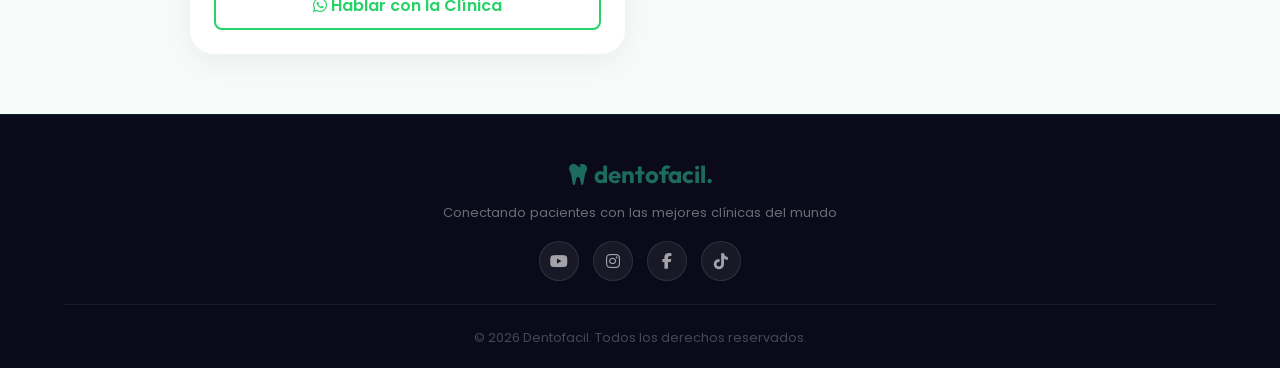
<file: success.html>
<!DOCTYPE html>

<html lang="es">
<head>
<meta charset="utf-8"/>
<meta content="width=device-width, initial-scale=1.0" name="viewport"/>
<title data-i18n="success_xito_dentofacil">¡Éxito! | Dentofacil</title>
<!-- Modern Typography -->
<link href="https://fonts.googleapis.com" rel="preconnect"/>
<link crossorigin="" href="https://fonts.gstatic.com" rel="preconnect"/>
<link href="https://fonts.googleapis.com/css2?family=Outfit:wght@300;400;600;700&amp;family=Poppins:wght@400;500;600;700&amp;display=swap" rel="stylesheet"/>
<!-- FontAwesome for Icons -->
<link href="https://cdnjs.cloudflare.com/ajax/libs/font-awesome/6.4.0/css/all.min.css" rel="stylesheet"/>
<link href="styles.css" rel="stylesheet"/>
<style>
        .success-page-hero {
            padding: 100px 20px 40px;
            text-align: center;
            background: linear-gradient(135deg, #f0fdf4 0%, #ffffff 100%);
            border-bottom: 1px solid #eaeaea;
        }

        .success-page-hero h1 {
            color: var(--color-primary);
            font-size: 2.5rem;
            margin-bottom: 15px;
        }

        .success-page-hero p {
            color: var(--color-text-light);
            font-size: 1.1rem;
            max-width: 600px;
            margin: 0 auto;
        }

        .check-circle {
            background: var(--color-primary);
            color: white;
            width: 80px;
            height: 80px;
            border-radius: 50%;
            display: flex;
            align-items: center;
            justify-content: center;
            font-size: 2rem;
            margin: 0 auto 20px;
            box-shadow: 0 10px 20px rgba(0, 168, 107, 0.2);
            animation: popIn 0.5s cubic-bezier(0.175, 0.885, 0.32, 1.275);
        }

        @keyframes popIn {
            0% {
                transform: scale(0);
            }

            100% {
                transform: scale(1);
            }
        }

        /* Ensure pool section displays cleanly here */
        .premium-pool-section {
            padding: 60px 0;
        }

        .pool-info {
            text-align: left;
        }

        .slogan {
            font-size: 0.9rem;
            color: var(--color-text-light);
            font-style: italic;
            margin-bottom: 15px;
        }

        .contact-data {
            font-size: 0.9rem;
            margin-bottom: 15px;
            color: var(--color-text);
        }

        .contact-data p {
            margin: 4px 0;
            display: flex;
            align-items: center;
            gap: 8px;
        }

        .contact-data i {
            color: var(--color-primary);
            width: 14px;
            text-align: center;
        }

        .btn-whatsapp-outline {
            display: block;
            text-align: center;
            text-decoration: none;
            padding: 10px;
            border-radius: var(--border-radius-sm);
            border: 2px solid #25D366;
            color: #25D366;
            font-weight: 600;
            transition: all 0.3s ease;
        }

        .btn-whatsapp-outline:hover {
            background-color: #25D366;
            color: white;
        }
    </style>
</head>
<body>
<header class="navbar">
<div class="container header-container">
<div class="logo">
<i class="fa-solid fa-tooth logo-icon"></i>
<span class="logo-text" data-i18n="success_dentofacil">dentofacil<span class="logo-dot">.</span></span>
</div>
<nav class="nav-links">
<a class="nav-item" data-i18n="success_volver_al_inicio" href="index.html">Volver al inicio</a>
</nav>
</div>
</header>
<main class="main-content">
<section class="success-page-hero">
<div class="container">
<div class="check-circle">
<i class="fa-solid fa-check"></i>
</div>
<h1 data-i18n="success_solicitud_activa">¡Solicitud Activa!</h1>
<p data-i18n="success_las_cl_nicas_de_tu_zona_ya_han">Las clínicas de tu zona ya han recibido tu requerimiento. Mientras esperas a ser contactado, puedes
                    interactuar directamente con nuestros especialistas destacados.</p>
</div>
</section>
<!-- PREMIUM POOL BANNER SECTION -->
<section class="premium-pool-section">
<div class="container">
<div class="pool-header text-center" style="margin-bottom: 30px;">
<h3 data-i18n="success_cl_nicas_destacadas_en_tu_zona">Clínicas Destacadas en tu Zona</h3>
</div>
<!-- Banner Cards injected via JS or here -->
<div class="pool-grid">
<div class="pool-card">
<div class="pool-cover" style="background-image: url('https://images.unsplash.com/photo-1629909613654-28e377c37b09?ixlib=rb-4.0.3&amp;auto=format&amp;fit=crop&amp;w=500&amp;q=60');">
</div>
<div class="pool-info">
<h4 data-i18n="success_cl_nica_dental_sonrisa">Clínica Dental Sonrisa</h4>
<p class="slogan" data-i18n="success_tu_mejor_sonrisa_hoy_y_siempre">"Tu mejor sonrisa, hoy y siempre."</p>
<div class="contact-data">
<p data-i18n="success_av_apoquindo_4501_las_condes"><i class="fa-solid fa-location-dot"></i> Av. Apoquindo 4501, Las Condes</p>
<p><i class="fa-solid fa-phone"></i> +56 9 8765 4321</p>
</div>
<a class="btn-whatsapp-outline" data-i18n="success_hablar_con_la_cl_nica" href="#"><i class="fa-brands fa-whatsapp"></i> Hablar con la
                                Clínica</a>
</div>
</div>
<div class="pool-card">
<div class="pool-cover" style="background-image: url('https://images.unsplash.com/photo-1588776814546-1ffcf47267a5?ixlib=rb-4.0.3&amp;auto=format&amp;fit=crop&amp;w=500&amp;q=60');">
</div>
<div class="pool-info">
<h4 data-i18n="success_ortodoncia_especializada_sur">Ortodoncia Especializada Sur</h4>
<p class="slogan" data-i18n="success_especialistas_en_tratamientos_">"Especialistas en tratamientos invisibles."</p>
<div class="contact-data">
<p data-i18n="success_av_providencia_2231_providenci"><i class="fa-solid fa-location-dot"></i> Av. Providencia 2231, Providencia</p>
<p><i class="fa-solid fa-phone"></i> +56 9 1234 5678</p>
</div>
<a class="btn-whatsapp-outline" data-i18n="success_hablar_con_la_cl_nica" href="#"><i class="fa-brands fa-whatsapp"></i> Hablar con la
                                Clínica</a>
</div>
</div>
<div class="pool-card">
<div class="pool-cover" style="background-image: url('https://images.unsplash.com/photo-1606811841689-23dfddce3e95?ixlib=rb-4.0.3&amp;auto=format&amp;fit=crop&amp;w=500&amp;q=60');">
</div>
<div class="pool-info">
<h4 data-i18n="success_centro_odontol_gico_las_rosas">Centro Odontológico Las Rosas</h4>
<p class="slogan" data-i18n="success_est_tica_y_funcionalidad_a_tu_">"Estética y funcionalidad a tu alcance."</p>
<div class="contact-data">
<p data-i18n="success_los_leones_233_providencia"><i class="fa-solid fa-location-dot"></i> Los Leones 233, Providencia</p>
<p><i class="fa-solid fa-phone"></i> +56 9 5555 1111</p>
</div>
<a class="btn-whatsapp-outline" data-i18n="success_hablar_con_la_cl_nica" href="#"><i class="fa-brands fa-whatsapp"></i> Hablar con la
                                Clínica</a>
</div>
</div>
<div class="pool-card">
<div class="pool-cover" style="background-image: url('https://images.unsplash.com/photo-1598256989800-fea5f95b54fa?ixlib=rb-4.0.3&amp;auto=format&amp;fit=crop&amp;w=500&amp;q=60');">
</div>
<div class="pool-info">
<h4 data-i18n="success_odontolog_a_premium_vitacura">Odontología Premium Vitacura</h4>
<p class="slogan" data-i18n="success_dise_amos_alta_costura_dental">"Diseñamos alta costura dental."</p>
<div class="contact-data">
<p data-i18n="success_alonso_de_c_rdova_5122_vitacur"><i class="fa-solid fa-location-dot"></i> Alonso de Córdova 5122, Vitacura</p>
<p><i class="fa-solid fa-phone"></i> +56 9 6666 2222</p>
</div>
<a class="btn-whatsapp-outline" data-i18n="success_hablar_con_la_cl_nica" href="#"><i class="fa-brands fa-whatsapp"></i> Hablar con la
                                Clínica</a>
</div>
</div>
<div class="pool-card">
<div class="pool-cover" style="background-image: url('https://images.unsplash.com/photo-1576091160550-2173dba999ef?ixlib=rb-4.0.3&amp;auto=format&amp;fit=crop&amp;w=500&amp;q=60');">
</div>
<div class="pool-info">
<h4 data-i18n="success_cl_nica_implantem_s">Clínica ImplanteMás</h4>
<p class="slogan" data-i18n="success_recupera_tus_dientes_perdidos_">"Recupera tus dientes perdidos hoy."</p>
<div class="contact-data">
<p data-i18n="success_providencia_1234"><i class="fa-solid fa-location-dot"></i> Providencia 1234</p>
<p><i class="fa-solid fa-phone"></i> +56 9 7777 3333</p>
</div>
<a class="btn-whatsapp-outline" data-i18n="success_hablar_con_la_cl_nica" href="#"><i class="fa-brands fa-whatsapp"></i> Hablar con la
                                Clínica</a>
</div>
</div>
</div>
<!-- AVISO DE COBERTURA Y BOLETÍN -->
<div class="premium-pool-card text-center" id="aviso-cobertura" style="margin-top: 30px;">
<div class="verified-badge" style="justify-content: center; margin-bottom:15px; font-size:1.1rem;">
<i class="fa-solid fa-tower-broadcast"></i> Red Global Dentofacil
                    </div>
<h3 data-i18n="success_qu_pasa_si_no_hay_cl_nicas_dis" style="font-size: 1.2rem; color: #1a1a2e; margin-bottom:10px;">¿Qué pasa si no hay clínicas
                        disponibles hoy en tu ciudad?</h3>
<p data-i18n="success_tu_solicitud_ha_sido_enviada_c" style="color: #6b7280; font-size: 0.95rem; line-height: 1.5; margin-bottom: 20px;">
                        Tu solicitud ha sido enviada con <strong data-i18n="success_prioridad_nivel_1">Prioridad Nivel 1</strong>. Hemos notificado a la red,
                        si aún no contamos con clínicas en tu zona exacta, te avisaremos apenas un especialista se sume.
                        (Arriba verás clínicas internacionales VIP como referencia).
                    </p>
<div style="background: #f0fdf4; border: 1px solid #bbf7d0; padding:15px; border-radius:12px;">
<strong data-i18n="success_novedades_mundiales_de_la_red" style="color:#166534; display:block; margin-bottom:8px;">📣 Novedades Mundiales de la
                            Red</strong>
<p data-i18n="success_nete_a_nuestro_pizarr_n_p_blic" style="color:#15803d; font-size: 0.85rem; margin-bottom: 12px; font-weight: 500;">
                            Únete a nuestro Pizarrón Público donde anunciamos en tiempo real qué clínicas de qué países
                            se van sumando a Dentofacil.
                        </p>
<a class="btn btn-outline" data-i18n="success_ver_pizarr_n_p_blico_canal" href="#" style="width:100%; border-color:#22c55e; color:#15803d; font-size:0.9rem;">
<i class="fa-brands fa-whatsapp"></i> Ver Pizarrón Público (Canal)
                        </a>
</div>
</div>
<div class="pool-grid" style="margin-top: 30px;">
<div class="pool-card">
<div class="pool-cover" style="background-image: url('https://images.unsplash.com/photo-1527613426441-4da17471b66d?ixlib=rb-4.0.3&amp;auto=format&amp;fit=crop&amp;w=500&amp;q=60');">
</div>
<div class="pool-info">
<h4 data-i18n="success_odontopediatr_a_kids">Odontopediatría Kids+</h4>
<p class="slogan" data-i18n="success_sin_dolor_sin_miedo_para_los_m">"Sin dolor, sin miedo, para los más chicos."</p>
<div class="contact-data">
<p data-i18n="success_av_irarr_zaval_3200_u_oa"><i class="fa-solid fa-location-dot"></i> Av. Irarrázaval 3200, Ñuñoa</p>
<p><i class="fa-solid fa-phone"></i> +56 9 8888 4444</p>
</div>
<a class="btn-whatsapp-outline" data-i18n="success_hablar_con_la_cl_nica" href="#"><i class="fa-brands fa-whatsapp"></i> Hablar con la
                                Clínica</a>
</div>
</div>
<div class="pool-card">
<div class="pool-cover" style="background-image: url('https://images.unsplash.com/photo-1581029413289-4089aedfc67a?ixlib=rb-4.0.3&amp;auto=format&amp;fit=crop&amp;w=500&amp;q=60');">
</div>
<div class="pool-info">
<h4 data-i18n="success_red_salud_dental_express">Red Salud Dental Express</h4>
<p class="slogan" data-i18n="success_horarios_extendidos_y_urgencia">"Horarios extendidos y urgencias."</p>
<div class="contact-data">
<p data-i18n="success_av_pajaritos_1000_maip"><i class="fa-solid fa-location-dot"></i> Av. Pajaritos 1000, Maipú</p>
<p><i class="fa-solid fa-phone"></i> +56 9 9999 5555</p>
</div>
<a class="btn-whatsapp-outline" data-i18n="success_hablar_con_la_cl_nica" href="#"><i class="fa-brands fa-whatsapp"></i> Hablar con la
                                Clínica</a>
</div>
</div>
<div class="pool-card">
<div class="pool-cover" style="background-image: url('https://images.unsplash.com/photo-1596541223130-5d5644759082?ixlib=rb-4.0.3&amp;auto=format&amp;fit=crop&amp;w=500&amp;q=60');">
</div>
<div class="pool-info">
<h4 data-i18n="success_estudio_dental_santiago">Estudio Dental Santiago</h4>
<p class="slogan" data-i18n="success_sonrisas_perfectamente_alinead">"Sonrisas perfectamente alineadas."</p>
<div class="contact-data">
<p data-i18n="success_moneda_812_santiago_centro"><i class="fa-solid fa-location-dot"></i> Moneda 812, Santiago Centro</p>
<p><i class="fa-solid fa-phone"></i> +56 9 1010 6666</p>
</div>
<a class="btn-whatsapp-outline" data-i18n="success_hablar_con_la_cl_nica" href="#"><i class="fa-brands fa-whatsapp"></i> Hablar con la
                                Clínica</a>
</div>
</div>
<div class="pool-card">
<div class="pool-cover" style="background-image: url('https://images.unsplash.com/photo-1628177142898-93e46e48fac6?ixlib=rb-4.0.3&amp;auto=format&amp;fit=crop&amp;w=500&amp;q=60');">
</div>
<div class="pool-info">
<h4 data-i18n="success_smile_design_center">Smile Design Center</h4>
<p class="slogan" data-i18n="success_blanqueamiento_en_1_sesi_n">"Blanqueamiento en 1 sesión."</p>
<div class="contact-data">
<p data-i18n="success_av_ossa_234_la_reina"><i class="fa-solid fa-location-dot"></i> Av. Ossa 234, La Reina</p>
<p><i class="fa-solid fa-phone"></i> +56 9 2020 7777</p>
</div>
<a class="btn-whatsapp-outline" data-i18n="success_hablar_con_la_cl_nica" href="#"><i class="fa-brands fa-whatsapp"></i> Hablar con la
                                Clínica</a>
</div>
</div>
<div class="pool-card">
<div class="pool-cover" style="background-image: url('https://images.unsplash.com/photo-1590680424564-9642539ec724?ixlib=rb-4.0.3&amp;auto=format&amp;fit=crop&amp;w=500&amp;q=60');">
</div>
<div class="pool-info">
<h4 data-i18n="success_dentacare_familia">DentaCare Familia</h4>
<p class="slogan" data-i18n="success_la_salud_oral_de_toda_tu_famil">"La salud oral de toda tu familia."</p>
<div class="contact-data">
<p data-i18n="success_vicu_a_mackenna_100_providenci"><i class="fa-solid fa-location-dot"></i> Vicuña Mackenna 100, Providencia</p>
<p><i class="fa-solid fa-phone"></i> +56 9 3030 8888</p>
</div>
<a class="btn-whatsapp-outline" data-i18n="success_hablar_con_la_cl_nica" href="#"><i class="fa-brands fa-whatsapp"></i> Hablar con la
                                Clínica</a>
</div>
</div>
</div>
</div>
</section>
</main>
<footer>
<div class="container footer-inner">
<div class="footer-logo"><i class="fa-solid fa-tooth"></i> dentofacil.</div>
<p class="footer-tagline" data-i18n="success_conectando_pacientes_con_las_m">Conectando pacientes con las mejores clínicas del mundo</p>
<div class="footer-socials">
<a href="#" target="_blank" title="YouTube"><i class="fa-brands fa-youtube"></i></a>
<a href="#" target="_blank" title="Instagram"><i class="fa-brands fa-instagram"></i></a>
<a href="#" target="_blank" title="Facebook"><i class="fa-brands fa-facebook-f"></i></a>
<a href="#" target="_blank" title="TikTok"><i class="fa-brands fa-tiktok"></i></a>
</div>
<div class="footer-divider"></div>
<p data-i18n="success_2026_dentofacil_todos_los_dere">© <span class="current-year">2026</span> Dentofacil. Todos los derechos reservados.</p>
<script>document.querySelector('.current-year').textContent = new Date().getFullYear();</script>
</div>
</footer>
<script>
        document.addEventListener("DOMContentLoaded", () => {
            const urlParams = new URLSearchParams(window.location.search);
            let paisUser = urlParams.get('pais') || '';
            paisUser = paisUser.toLowerCase().trim();

            const avisoCobertura = document.getElementById('aviso-cobertura');
            const tituloClinicas = document.querySelector('.premium-pool-card:first-child h3');

            // Países que "simulamos" que ya tienen clínicas en nuestro sistema estático
            const paisesConClinicas = ['chile', 'mexico'];

            if (paisUser && !paisesConClinicas.includes(paisUser)) {
                // No hay clínicas en su país: Mostramos el aviso y explicamos que lo de abajo es internacional
                if (avisoCobertura) {
                    avisoCobertura.style.display = 'block';
                    const h3 = avisoCobertura.querySelector('h3');
                    const nombrePais = paisUser.charAt(0).toUpperCase() + paisUser.slice(1);
                    if (h3) h3.innerHTML = `¿Qué pasa si no hay clínicas disponibles hoy en <b>${nombrePais}</b>?`;
                }
            } else {
                // Sí hay clínicas (o no puso país): Ocultamos el aviso de "no hay cobertura"
                if (avisoCobertura) {
                    avisoCobertura.style.display = 'none';
                }
            }
        });
    </script>
</body>
</html>
</file>
<file: styles.css>
/* ==========================================================================
   DENTOFACIL - PREMIUM UI/UX DESIGN SYSTEM
   ========================================================================== */

:root {
    /* Color Palette - Modern Medical/Tech */
    --color-primary: #1C6C5E;
    /* Profound Mint/Teal */
    --color-primary-light: #218775;
    --color-primary-ultra-light: #EEF7F5;
    --color-accent: #E57353;
    /* Warm Coral */
    --color-accent-hover: #D66141;
    --color-dark: #1A1A1A;
    --color-text: #4A4A4A;
    --color-text-light: #7A7A7A;
    --color-bg: #F9FBFA;
    /* Slightly tinted white */
    --color-white: #FFFFFF;

    /* Shadows & Effects */
    --shadow-soft: 0 10px 30px rgba(28, 108, 94, 0.08);
    --shadow-hover: 0 20px 40px rgba(28, 108, 94, 0.12);
    --shadow-glass: 0 8px 32px 0 rgba(31, 38, 135, 0.07);
    --border-radius-sm: 8px;
    --border-radius-md: 16px;
    --border-radius-lg: 24px;
    --border-radius-pill: 100px;

    /* Typography */
    --font-heading: 'Outfit', sans-serif;
    --font-body: 'Poppins', sans-serif;
}

/* ==========================================================================
   RESET & BASE STYLES
   ========================================================================== */
* {
    margin: 0;
    padding: 0;
    box-sizing: border-box;
}

body {
    font-family: var(--font-body);
    background-color: var(--color-bg);
    color: var(--color-text);
    line-height: 1.6;
    -webkit-font-smoothing: antialiased;
}

h1,
h2,
h3,
h4,
h5 {
    font-family: var(--font-heading);
    color: var(--color-dark);
    line-height: 1.2;
}

.container {
    width: 100%;
    max-width: 1200px;
    margin: 0 auto;
    padding: 0 24px;
}

.text-center {
    text-align: center;
}

/* ==========================================================================
   HEADER & NAVIGATION
   ========================================================================== */
.navbar {
    background-color: var(--color-white);
    position: sticky;
    top: 0;
    z-index: 100;
    padding: 20px 0;
    box-shadow: 0 2px 20px rgba(0, 0, 0, 0.03);
}

.header-container {
    display: flex;
    justify-content: space-between;
    align-items: center;
}

.logo {
    display: flex;
    align-items: center;
    gap: 10px;
    font-size: 1.6rem;
    font-weight: 700;
    font-family: var(--font-heading);
    color: var(--color-primary);
}

.logo-icon {
    font-size: 1.8rem;
}

.logo-text {
    letter-spacing: -0.5px;
}

.logo-dot {
    color: var(--color-accent);
}

.nav-links {
    display: flex;
    align-items: center;
    gap: 32px;
}

.nav-item {
    text-decoration: none;
    color: var(--color-text);
    font-weight: 500;
    font-size: 0.95rem;
    transition: color 0.3s ease;
}

.nav-item:hover {
    color: var(--color-primary);
}

.btn-clinic {
    background-color: var(--color-primary-ultra-light);
    color: var(--color-primary);
    text-decoration: none;
    padding: 10px 24px;
    border-radius: var(--border-radius-pill);
    font-weight: 600;
    font-size: 0.95rem;
    transition: all 0.3s ease;
    display: flex;
    align-items: center;
    gap: 8px;
}

.btn-clinic:hover {
    background-color: var(--color-primary);
    color: var(--color-white);
    transform: translateY(-2px);
}

/* ==========================================================================
   HERO / WIZARD SECTION
   ========================================================================== */
.hero-section {
    padding: 60px 0 80px;
}

.hero-grid {
    display: grid;
    grid-template-columns: 1.1fr 0.9fr;
    gap: 60px;
    align-items: center;
}

.hero-text {
    margin-bottom: 40px;
}

.hero-text h1 {
    font-size: 3rem;
    font-weight: 700;
    margin-bottom: 20px;
    letter-spacing: -1px;
}

.wave {
    display: inline-block;
    animation: wave-animation 2.5s infinite;
    transform-origin: 70% 70%;
}

@keyframes wave-animation {
    0% {
        transform: rotate(0.0deg)
    }

    10% {
        transform: rotate(14.0deg)
    }

    20% {
        transform: rotate(-8.0deg)
    }

    30% {
        transform: rotate(14.0deg)
    }

    40% {
        transform: rotate(-4.0deg)
    }

    50% {
        transform: rotate(10.0deg)
    }

    60% {
        transform: rotate(0.0deg)
    }

    100% {
        transform: rotate(0.0deg)
    }
}

.hero-text p {
    font-size: 1.15rem;
    color: var(--color-text-light);
    max-width: 90%;
}

/* Wizard Interface */
.wizard-container {
    background: var(--color-white);
    border-radius: var(--border-radius-lg);
    padding: 40px;
    box-shadow: var(--shadow-soft);
    position: relative;
    overflow: hidden;
}

.wizard-step {
    display: none;
    animation: fadeIn 0.4s ease forwards;
}

.wizard-step.active {
    display: block;
}

@keyframes fadeIn {
    from {
        opacity: 0;
        transform: translateY(10px);
    }

    to {
        opacity: 1;
        transform: translateY(0);
    }
}

.step-header {
    margin-bottom: 24px;
}

.step-badge {
    display: inline-block;
    background: var(--color-primary-ultra-light);
    color: var(--color-primary);
    font-size: 0.8rem;
    font-weight: 700;
    padding: 4px 12px;
    border-radius: var(--border-radius-pill);
    margin-bottom: 12px;
    text-transform: uppercase;
    letter-spacing: 1px;
}

.step-header h2 {
    font-size: 1.6rem;
}

/* Treatment Buttons Grid */
.treatment-grid {
    display: grid;
    grid-template-columns: 1fr 1fr;
    gap: 16px;
}

.treatment-btn {
    display: flex;
    align-items: center;
    justify-content: flex-start;
    gap: 12px;
    padding: 16px 20px;
    background: var(--color-bg);
    border: 2px solid transparent;
    border-radius: var(--border-radius-md);
    cursor: pointer;
    font-family: var(--font-body);
    font-size: 1rem;
    font-weight: 500;
    color: var(--color-dark);
    transition: all 0.3s ease;
}

.treatment-btn i {
    font-size: 1.2rem;
    color: var(--color-primary);
    width: 24px;
    text-align: center;
}

.treatment-btn i.icon-alert {
    color: var(--color-accent);
}

.treatment-btn:hover {
    background: var(--color-white);
    border-color: var(--color-primary-ultra-light);
    box-shadow: 0 4px 15px rgba(0, 0, 0, 0.05);
    transform: translateY(-2px);
}

/* Selected state styling handled via JS before progressing */
.treatment-btn.selected {
    background: var(--color-primary-ultra-light);
    border-color: var(--color-primary);
    color: var(--color-primary);
}

/* Step 2 Inputs */
.location-wrapper {
    display: flex;
    flex-direction: column;
    gap: 24px;
}

.input-group {
    position: relative;
    display: flex;
    align-items: center;
}

.input-group i {
    position: absolute;
    left: 20px;
    color: var(--color-primary);
    font-size: 1.2rem;
}

.input-group input {
    width: 100%;
    padding: 20px 20px 20px 50px;
    font-size: 1.1rem;
    font-family: var(--font-body);
    border: 2px solid #EAEAEA;
    border-radius: var(--border-radius-md);
    outline: none;
    transition: border-color 0.3s ease;
}

.input-group input:focus {
    border-color: var(--color-primary);
}

.action-buttons {
    display: flex;
    gap: 16px;
}

.btn-primary {
    flex: 1;
    background: var(--color-accent);
    color: var(--color-white);
    border: none;
    padding: 18px 24px;
    border-radius: var(--border-radius-md);
    font-size: 1.1rem;
    font-weight: 600;
    font-family: var(--font-heading);
    cursor: pointer;
    display: flex;
    align-items: center;
    justify-content: center;
    gap: 10px;
    transition: all 0.3s ease;
    box-shadow: 0 4px 15px rgba(229, 115, 83, 0.3);
}

.btn-primary:hover {
    background: var(--color-accent-hover);
    transform: translateY(-2px);
    box-shadow: 0 8px 25px rgba(229, 115, 83, 0.4);
}

.btn-back {
    background: var(--color-bg);
    color: var(--color-text);
    border: none;
    padding: 0 24px;
    border-radius: var(--border-radius-md);
    font-weight: 600;
    cursor: pointer;
    transition: background 0.3s ease;
    display: flex;
    align-items: center;
    gap: 8px;
}

.btn-back:hover {
    background: #EAEAEA;
}

.btn-back-small {
    background: none;
    border: none;
    color: var(--color-text-light);
    font-size: 0.9rem;
    font-family: var(--font-body);
    font-weight: 500;
    cursor: pointer;
    padding: 14px 0 0;
    display: flex;
    align-items: center;
    gap: 6px;
    transition: color 0.2s ease;
}

.btn-back-small:hover {
    color: var(--color-primary);
}

/* Step 3 - WhatsApp Validation */
.success-message {
    text-align: center;
    padding: 20px 0;
}

.success-icon {
    width: 80px;
    height: 80px;
    background: var(--color-primary-ultra-light);
    color: var(--color-primary);
    border-radius: 50%;
    display: flex;
    align-items: center;
    justify-content: center;
    font-size: 2.5rem;
    margin: 0 auto 24px;
}

.success-message h2 {
    font-size: 2rem;
    margin-bottom: 15px;
}

.success-message p {
    font-size: 1.1rem;
    color: var(--color-text-light);
    margin-bottom: 20px;
}

.whatsapp-instruction {
    background: #FFF8E1;
    padding: 15px;
    border-radius: var(--border-radius-sm);
    font-size: 0.95rem !important;
    color: #8F6D00 !important;
    margin-bottom: 30px !important;
}

.btn-whatsapp {
    background: #25D366;
    /* Official WhatsApp Green */
    color: white;
    border: none;
    width: 100%;
    padding: 18px;
    border-radius: var(--border-radius-md);
    font-size: 1.1rem;
    font-weight: 600;
    font-family: var(--font-heading);
    cursor: pointer;
    display: flex;
    align-items: center;
    justify-content: center;
    gap: 12px;
    transition: all 0.3s ease;
    box-shadow: 0 4px 15px rgba(37, 211, 102, 0.3);
}

.btn-whatsapp i {
    font-size: 1.4rem;
}

.btn-whatsapp:hover {
    background: #1EBE5C;
    transform: translateY(-2px);
    box-shadow: 0 8px 25px rgba(37, 211, 102, 0.4);
}

/* Hero Visual Right Side */
.hero-visual {
    position: relative;
    border-radius: var(--border-radius-lg);
}

.image-wrapper {
    position: relative;
    border-radius: var(--border-radius-lg);
    box-shadow: var(--shadow-hover);
}

.image-wrapper img {
    width: 100%;
    height: auto;
    display: block;
    object-fit: cover;
    aspect-ratio: 4/5;
    border-radius: var(--border-radius-lg);
}

/* Glassmorphism Badges overlaying image */
.floating-badge {
    position: absolute;
    background: rgba(255, 255, 255, 0.9);
    backdrop-filter: blur(10px);
    -webkit-backdrop-filter: blur(10px);
    padding: 16px 24px;
    border-radius: var(--border-radius-md);
    box-shadow: var(--shadow-glass);
    display: flex;
    align-items: center;
    gap: 16px;
    z-index: 10;
    animation: float 6s ease-in-out infinite;
    border: 1px solid rgba(255, 255, 255, 0.4);
}

.badge-top {
    top: 30px;
    left: 12px;
    animation-delay: 0s;
}

.badge-bottom {
    bottom: 50px;
    right: 12px;
    animation-delay: 2s;
}

.badge-icon {
    width: 40px;
    height: 40px;
    background: var(--color-primary-ultra-light);
    color: var(--color-primary);
    border-radius: 50%;
    display: flex;
    align-items: center;
    justify-content: center;
    font-size: 1.2rem;
}

.badge-top .badge-icon {
    background: rgba(229, 115, 83, 0.1);
    color: var(--color-accent);
}

.badge-text strong {
    display: block;
    color: var(--color-dark);
    font-family: var(--font-heading);
    font-size: 1.1rem;
    line-height: 1.2;
}

.badge-text span {
    font-size: 0.85rem;
    color: var(--color-text-light);
}

@keyframes float {
    0% {
        transform: translateY(0px);
    }

    50% {
        transform: translateY(-10px);
    }

    100% {
        transform: translateY(0px);
    }
}

/* ==========================================================================
   FEATURES SECTION
   ========================================================================== */
.features-section {
    padding: 100px 0;
    background: var(--color-white);
}

.section-title {
    margin-bottom: 60px;
}

.section-title h2 {
    font-size: 2.5rem;
    margin-bottom: 16px;
}

.section-title p {
    font-size: 1.1rem;
    color: var(--color-text-light);
}

.features-grid {
    display: grid;
    grid-template-columns: repeat(3, 1fr);
    gap: 30px;
}

.feature-card {
    padding: 40px 30px;
    background: var(--color-bg);
    border-radius: var(--border-radius-lg);
    text-align: center;
    transition: transform 0.3s ease;
}

.feature-card:hover {
    transform: translateY(-10px);
}

.feature-card.highlighted {
    background: var(--color-primary);
    color: var(--color-white);
    transform: translateY(-15px);
    box-shadow: var(--shadow-soft);
}

.feature-card.highlighted:hover {
    transform: translateY(-20px);
}

.feature-card.highlighted p,
.feature-card.highlighted h3 {
    color: var(--color-white);
}

.feature-icon {
    width: 70px;
    height: 70px;
    background: var(--color-white);
    border-radius: 50%;
    display: flex;
    align-items: center;
    justify-content: center;
    font-size: 1.8rem;
    color: var(--color-primary);
    margin: 0 auto 24px;
    box-shadow: 0 10px 20px rgba(0, 0, 0, 0.05);
}

.feature-card.highlighted .feature-icon {
    color: var(--color-accent);
}

.feature-card h3 {
    font-size: 1.3rem;
    margin-bottom: 16px;
}

.feature-card p {
    color: var(--color-text-light);
    font-size: 0.95rem;
}

/* ==========================================================================
   PREMIUM POOL SECTION (Banners Post-Conversion)
   ========================================================================== */
.premium-pool-section {
    padding: 60px 0 100px;
    background: var(--color-bg);
}

.pool-header {
    text-align: center;
    margin-bottom: 40px;
}

.pool-header h3 {
    font-size: 2rem;
    color: var(--color-primary);
}

.pool-grid {
    display: grid;
    grid-template-columns: repeat(2, 1fr);
    gap: 30px;
    max-width: 900px;
    margin: 0 auto;
}

.pool-card {
    background: var(--color-white);
    border-radius: var(--border-radius-lg);
    overflow: hidden;
    box-shadow: var(--shadow-soft);
    display: flex;
    flex-direction: column;
}

.pool-cover {
    height: 180px;
    background-size: cover;
    background-position: center;
}

.pool-info {
    padding: 24px;
    text-align: center;
}

.pool-info h4 {
    font-size: 1.25rem;
    margin-bottom: 8px;
}

.pool-info p {
    color: var(--color-text-light);
    margin-bottom: 20px;
    font-size: 0.9rem;
}

.pool-info p i {
    color: #FFC107;
}

.btn-outline {
    background: transparent;
    border: 2px solid var(--color-primary);
    color: var(--color-primary);
    padding: 10px 24px;
    border-radius: var(--border-radius-pill);
    font-weight: 600;
    cursor: pointer;
    transition: all 0.3s ease;
}

.btn-outline:hover {
    background: var(--color-primary);
    color: var(--color-white);
}


/* ==========================================================================
   TESTIMONIALS SECTION
   ========================================================================== */
.testimonials-section {
    padding: 80px 0;
    background: var(--color-primary-ultra-light);
}

.testimonials-grid {
    display: flex;
    gap: 30px;
    overflow-x: auto;
    padding: 20px 0;
    scroll-snap-type: x mandatory;
    scrollbar-width: none;
    -ms-overflow-style: none;
}

.testimonials-grid::-webkit-scrollbar {
    display: none;
}

.testimonial-card {
    flex: 0 0 350px;
    background: var(--color-white);
    padding: 30px;
    border-radius: var(--border-radius-lg);
    box-shadow: var(--shadow-soft);
    scroll-snap-align: start;
    display: flex;
    flex-direction: column;
    gap: 15px;
}

.stars {
    color: #FBBF24;
    font-size: 1.1rem;
}

.testimonial-text {
    font-style: italic;
    color: var(--color-text);
    font-size: 0.95rem;
    line-height: 1.6;
    flex-grow: 1;
}

.testimonial-author {
    display: flex;
    align-items: center;
    gap: 12px;
    margin-top: 10px;
}

.author-avatar {
    width: 45px;
    height: 45px;
    background: var(--color-primary-ultra-light);
    color: var(--color-primary);
    border-radius: 50%;
    display: flex;
    align-items: center;
    justify-content: center;
    font-weight: 700;
    overflow: hidden;
}

.author-avatar img {
    width: 100%;
    height: 100%;
    object-fit: cover;
}

.author-info h4 {
    font-size: 0.95rem;
    margin-bottom: 2px;
}

.author-info p {
    font-size: 0.8rem;
    color: var(--color-text-light);
}

.review-cta-container {
    text-align: center;
    margin-top: 50px;
}

.btn-review-form {
    display: inline-flex;
    align-items: center;
    gap: 10px;
    padding: 14px 28px;
    background: var(--color-bg);
    color: var(--color-primary);
    border: 2px solid var(--color-primary);
    border-radius: var(--border-radius-pill);
    font-weight: 600;
    font-family: var(--font-heading);
    text-decoration: none;
    transition: all 0.3s ease;
}

.btn-review-form:hover {
    background: var(--color-primary);
    color: var(--color-white);
    transform: translateY(-2px);
    box-shadow: var(--shadow-soft);
}

/* ==========================================================================
   FOOTER GLOBAL
   ========================================================================== */
footer {
    background: #0a0a1a;
    padding: 40px 0 20px;
    text-align: center;
    border-top: 1px solid rgba(0, 168, 107, 0.15);
}

.footer-inner {
    display: flex;
    flex-direction: column;
    align-items: center;
    gap: 18px;
}

.footer-logo {
    font-size: 1.5rem;
    font-weight: 700;
    font-family: var(--font-heading);
    color: var(--color-primary);
    margin-bottom: 0;
}

.footer-tagline {
    color: rgba(255, 255, 255, 0.4);
    font-size: 0.82rem;
    margin: -10px 0 0;
}

.footer-socials {
    display: flex;
    gap: 14px;
    align-items: center;
}

.footer-socials a {
    width: 40px;
    height: 40px;
    border-radius: 50%;
    background: rgba(255, 255, 255, 0.06);
    border: 1px solid rgba(255, 255, 255, 0.1);
    display: flex;
    align-items: center;
    justify-content: center;
    color: rgba(255, 255, 255, 0.6);
    font-size: 1rem;
    text-decoration: none;
    transition: all 0.3s ease;
}

.footer-socials a:hover {
    background: var(--color-primary);
    border-color: var(--color-primary);
    color: white;
    transform: translateY(-2px);
    box-shadow: 0 6px 20px rgba(0, 168, 107, 0.35);
}

/* Currency switcher pill */
.currency-switcher {
    display: flex;
    gap: 6px;
    align-items: center;
    background: rgba(255, 255, 255, 0.05);
    border: 1px solid rgba(255, 255, 255, 0.1);
    border-radius: 50px;
    padding: 5px 12px;
    font-size: 0.82rem;
    color: rgba(255, 255, 255, 0.6);
    cursor: pointer;
}

.currency-switcher select {
    background: transparent;
    border: none;
    color: var(--color-primary);
    font-family: var(--font-heading);
    font-weight: 600;
    font-size: 0.85rem;
    cursor: pointer;
    outline: none;
}

.currency-switcher select option {
    color: #000;
    background: #fff;
}

.footer-divider {
    width: 100%;
    height: 1px;
    background: rgba(255, 255, 255, 0.06);
    margin: 5px 0;
}

footer p {
    color: rgba(255, 255, 255, 0.25);
    font-size: 0.8rem;
    margin: 0;
}

/* ==========================================================================
   RESPONSIVE
   ========================================================================== */
@media (max-width: 1024px) {
    .floating-badge {
        display: none;
    }

    /* Ocultar badges florantes en tablets para evitar overflow */
}

@media (max-width: 900px) {
    .hero-grid {
        grid-template-columns: 1fr;
    }

    .hero-text {
        text-align: center;
    }

    .hero-text p {
        margin: 0 auto;
    }

    .wizard-container {
        max-width: 600px;
        margin: 0 auto;
    }

    .features-grid {
        grid-template-columns: 1fr;
    }

    .pool-grid {
        grid-template-columns: 1fr;
        max-width: 500px;
    }
}

@media (max-width: 600px) {
    .treatment-grid {
        grid-template-columns: 1fr;
    }

    .nav-links {
        display: none;
        /* Simplificado para la maqueta */
    }

    .hero-text h1 {
        font-size: 2.2rem;
    }
}
</file>
